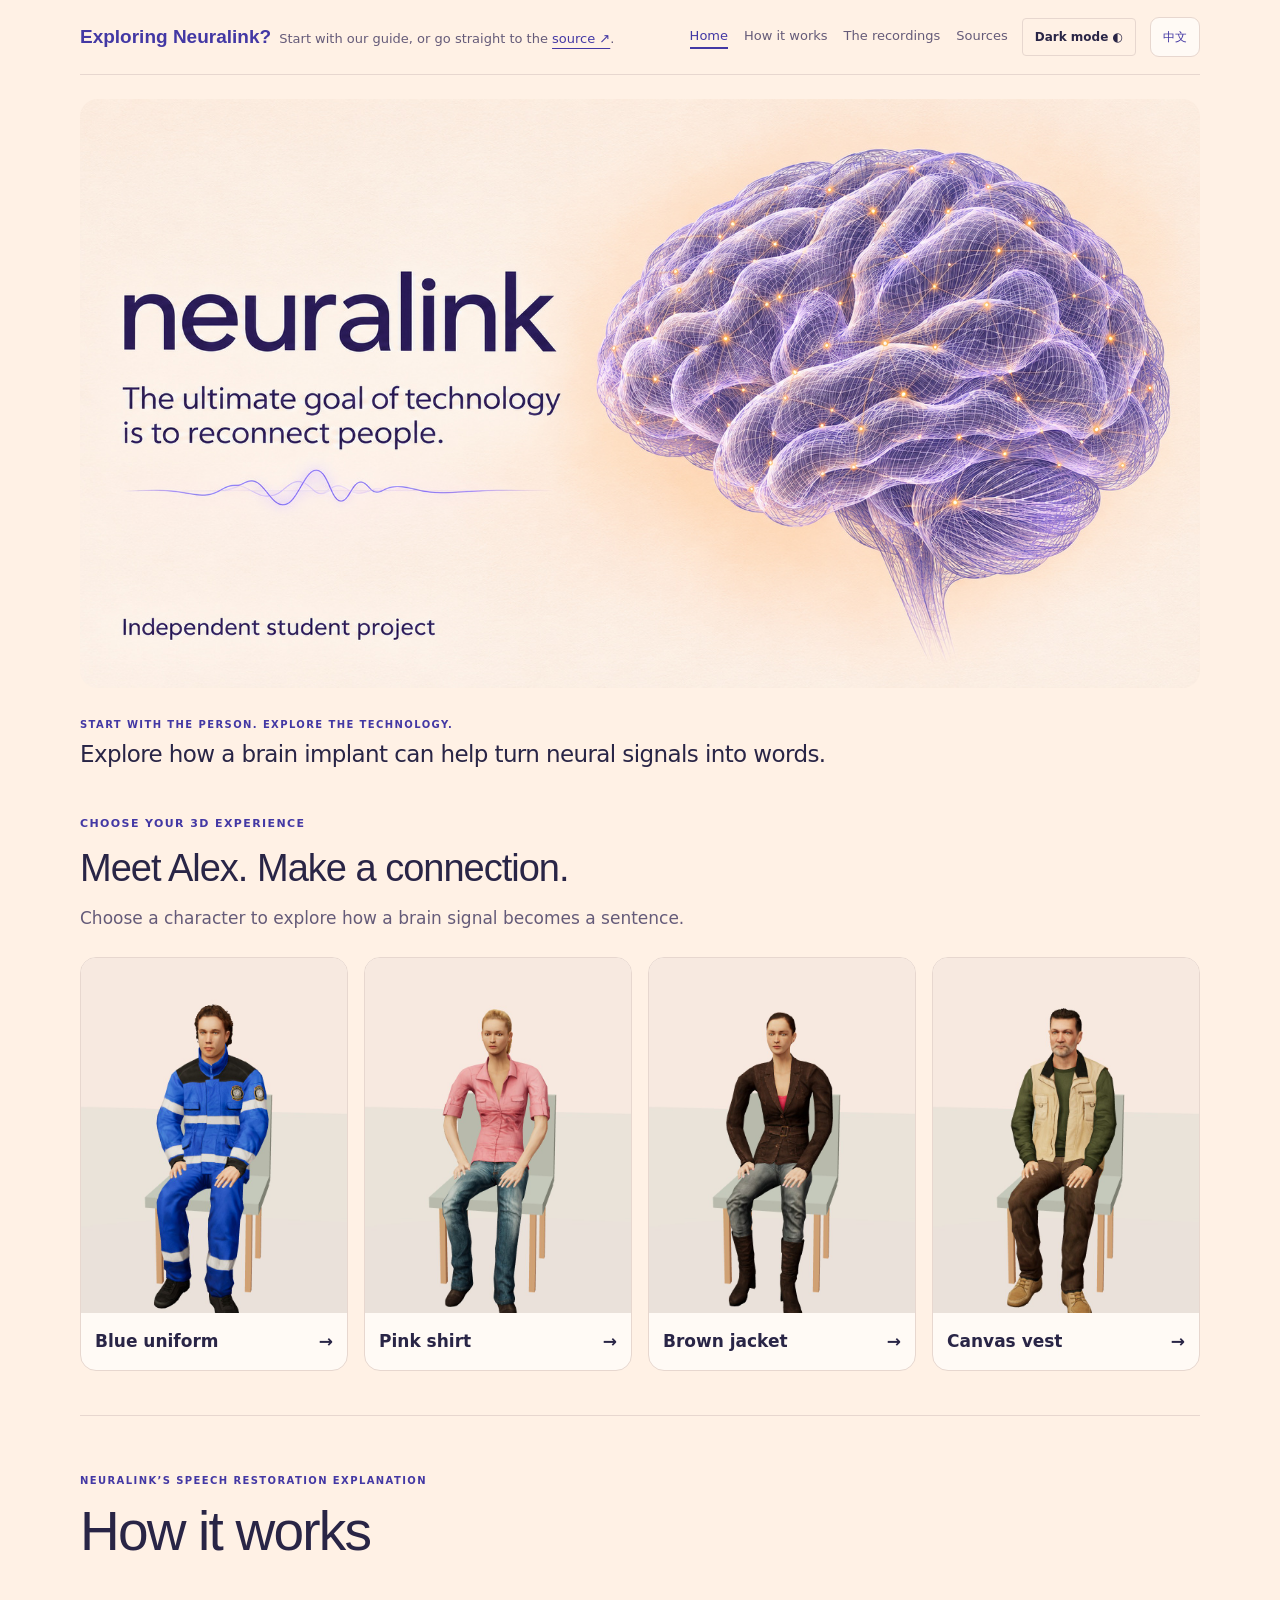
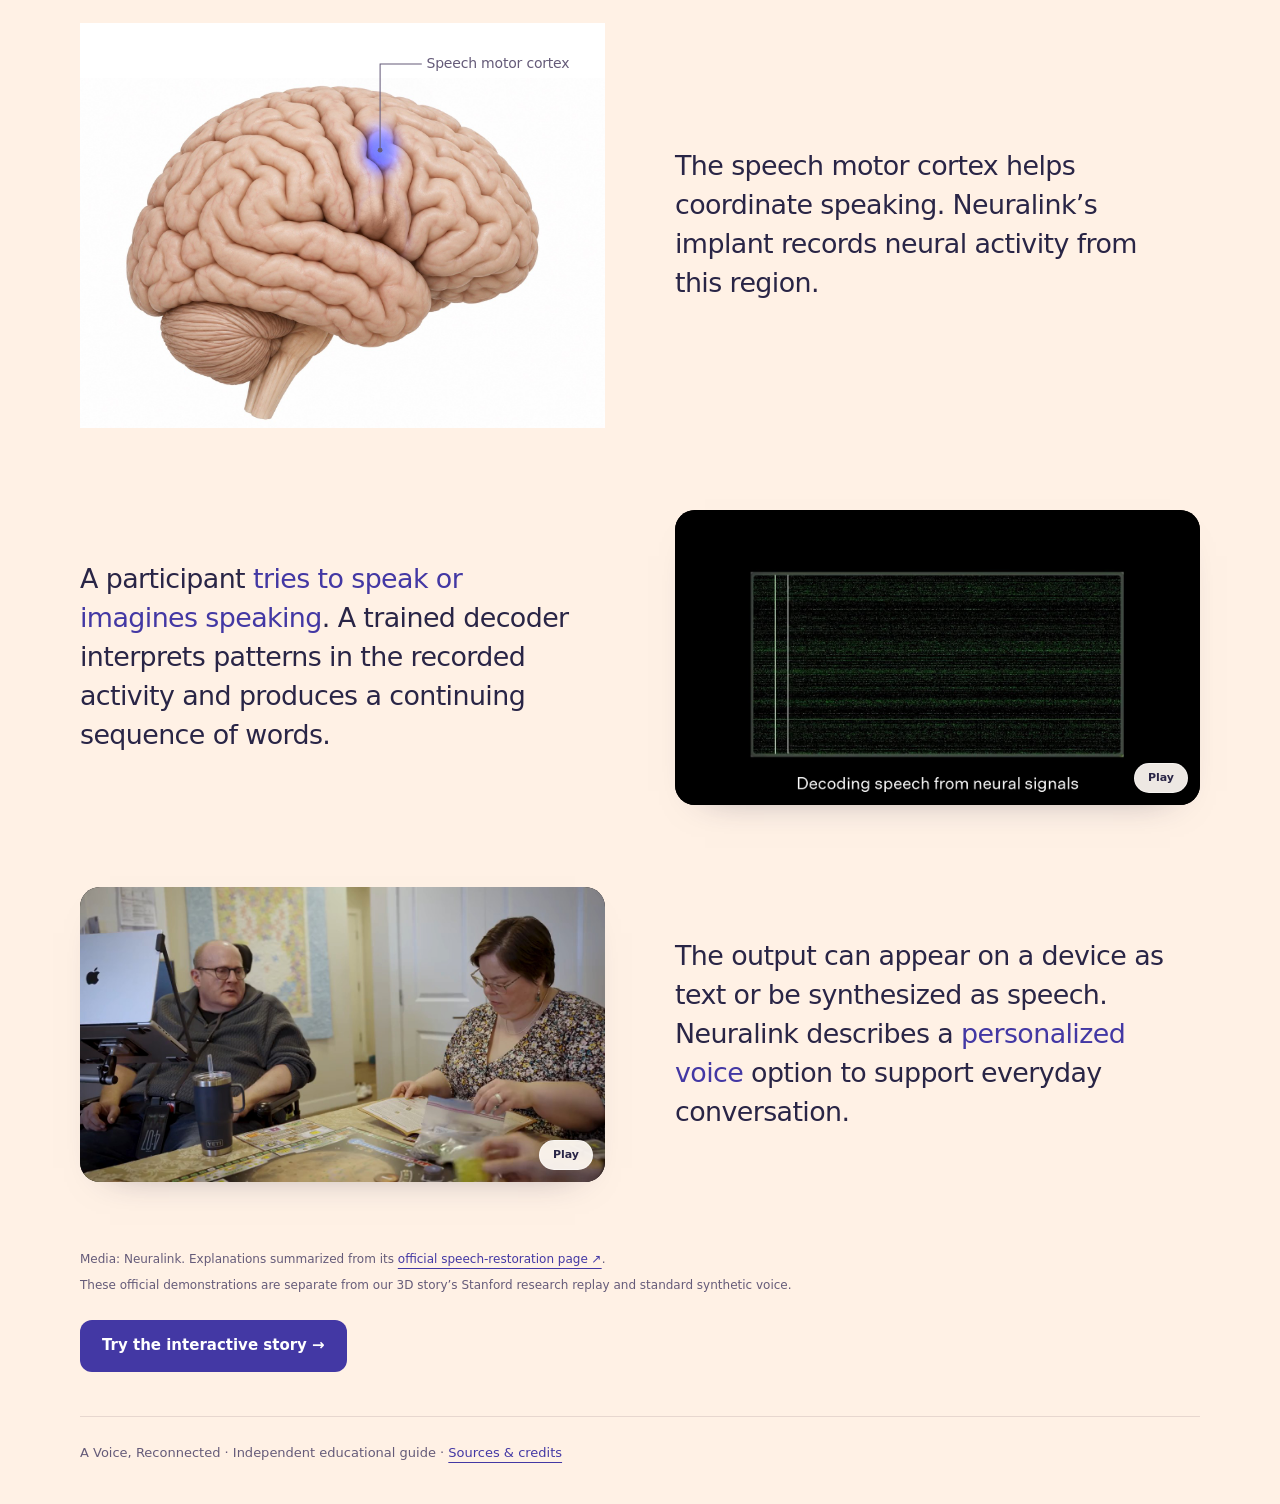
<file: index.html>
<!doctype html>
<html lang="en"><head><meta charset="utf-8"><meta name="viewport" content="width=device-width,initial-scale=1"><meta name="description" content="A concise, human guide to Neuralink-inspired brain–computer interfaces and communication."><title>Home | A Voice, Reconnected</title><script src="assets/js/theme.js"></script><link rel="stylesheet" href="assets/css/styles.css"><script src="assets/js/nav.js" defer></script><script src="assets/js/motion.js" defer></script><link rel="icon" type="image/svg+xml" href="assets/images/favicon.svg"><link rel="icon" type="image/png" sizes="32x32" href="assets/images/favicon-32.png"><link rel="apple-touch-icon" sizes="180x180" href="assets/images/apple-touch-icon.png"><link rel="manifest" href="site.webmanifest"><meta name="theme-color" content="#4338a4"><meta property="og:type" content="website"><meta property="og:site_name" content="A Voice, Reconnected"><meta property="og:title" content="Home | A Voice, Reconnected"><meta property="og:description" content="A concise, human guide to Neuralink-inspired brain–computer interfaces and communication."><meta property="og:image" content="assets/images/poster-light.jpg"><meta property="og:image:width" content="1730"><meta property="og:image:height" content="909"><meta property="og:image:alt" content="Lavender wireframe brain with golden signal points on a light ivory background"><meta name="twitter:card" content="summary_large_image"><script src="assets/js/home-media.js" defer></script><script src="assets/js/home-characters.js" defer></script><link rel="stylesheet" href="assets/css/site-ui.css"><script src="assets/js/i18n.js" defer></script></head><body class="landing-home"><a class="skip" href="#main">Skip to content</a><header><nav aria-label="Main navigation"><p class="brand-line"><a class="brand" href="index.html">Exploring Neuralink?</a> Start with our guide, or go straight to the <a href="https://neuralink.com/">source ↗</a>.</p><div class="nav-right"><div class="links"><a href="index.html">Home</a><a href="technology.html">How it works</a><a href="experience.html">The recordings</a><a href="resources.html">Sources</a></div><button id="theme-toggle" class="theme-toggle" type="button" aria-label="Switch to dark mode" hidden>Dark mode</button></div></nav></header><main id="main" class="landing-main">
<section class="poster-hero" aria-labelledby="home-title">
<h1 id="home-title" class="visually-hidden">A Voice, Reconnected: an independent guide to Neuralink</h1>
<figure class="home-poster"><img src="assets/images/poster-light.jpg" width="1730" height="909" fetchpriority="high" alt="Neuralink. The ultimate goal of technology is to reconnect people. A lavender wireframe brain with golden signal points on a light ivory background."></figure>
<div class="poster-intro"><div><p class="eyebrow">START WITH THE PERSON. EXPLORE THE TECHNOLOGY.</p><p class="landing-lead">Explore how a brain implant can help turn neural signals into words.</p></div>
</div>
</section>
<section id="characters" class="home-characters" aria-labelledby="characters-title"><p class="eyebrow">CHOOSE YOUR 3D EXPERIENCE</p><h2 id="characters-title">Meet Alex. Make a connection.</h2><p>Choose a character to explore how a brain signal becomes a sentence.</p><div class="home-character-grid"><a class="home-character-card" href="technology.html?character=blue-uniform"><video muted loop playsinline preload="none" poster="assets/media/characters/blue-uniform.jpg?v=hd" src="assets/media/characters/blue-uniform.webm?v=hd" aria-hidden="true"></video><span>Blue uniform<span aria-hidden="true">→</span></span></a><a class="home-character-card" href="technology.html?character=pink-shirt"><video muted loop playsinline preload="none" poster="assets/media/characters/pink-shirt.jpg?v=hd" src="assets/media/characters/pink-shirt.webm?v=hd" aria-hidden="true"></video><span>Pink shirt<span aria-hidden="true">→</span></span></a><a class="home-character-card" href="technology.html?character=brown-jacket"><video muted loop playsinline preload="none" poster="assets/media/characters/brown-jacket.jpg?v=hd" src="assets/media/characters/brown-jacket.webm?v=hd" aria-hidden="true"></video><span>Brown jacket<span aria-hidden="true">→</span></span></a><a class="home-character-card" href="technology.html?character=canvas-vest"><video muted loop playsinline preload="none" poster="assets/media/characters/canvas-vest.jpg?v=hd" src="assets/media/characters/canvas-vest.webm?v=hd" aria-hidden="true"></video><span>Canvas vest<span aria-hidden="true">→</span></span></a></div></section><section class="speech-explanation" id="principle" aria-labelledby="speech-principle-title">
<div class="speech-section-heading"><p class="eyebrow">NEURALINK’S SPEECH RESTORATION EXPLANATION</p><h2 id="speech-principle-title">How it works</h2></div>
<article class="speech-beat" aria-label="Record speech-related activity">
<figure class="speech-media speech-brain" id="principle-visual"><div class="speech-brain-frame"><img src="assets/media/neuralink-speech/speech-motor-cortex.jpg" width="1536" height="1024" loading="lazy" decoding="async" alt="Neuralink illustration of a human brain with a speech-related motor region highlighted in blue."><svg class="speech-brain-leader" viewBox="0 -160 1536 1184" aria-hidden="true"><path d="M878 212 V-40 H1000"></path><circle cx="878" cy="212" r="7"></circle></svg><span class="speech-brain-label">Speech motor cortex</span></div></figure>
<div class="speech-beat-copy"><p>The speech motor cortex helps coordinate speaking. Neuralink’s implant records neural activity from this region.</p></div>
</article>
<article class="speech-beat speech-beat-reversed" aria-label="Decode attempted speech">
<div class="speech-beat-copy"><p>A participant <em>tries to speak or imagines speaking</em>. A trained decoder interprets patterns in the recorded activity and produces a continuing sequence of words.</p></div>
<figure class="speech-media speech-video"><video id="speech-decoder-video" src="assets/media/neuralink-speech/speech-decoder-raster.mp4" poster="assets/media/neuralink-speech/speech-decoder-raster-poster.jpg" width="1280" height="720" muted loop playsinline preload="metadata" controls aria-label="Neuralink demonstration showing a neural-activity raster alongside a sentence appearing word by word.">Your browser cannot play this video. <a href="https://neuralink.com/trials/speech-restoration/">View Neuralink’s explanation.</a></video><button type="button" class="speech-video-toggle" data-video-toggle="speech-decoder-video" aria-label="Play decoder demonstration" hidden>Play</button></figure>
</article>
<article class="speech-beat" aria-label="Use the output in conversation">
<figure class="speech-media speech-video"><video id="speech-conversation-video" src="assets/media/neuralink-speech/speech-live-conversation.mp4" poster="assets/media/neuralink-speech/speech-live-conversation-poster.jpg" width="1280" height="720" muted loop playsinline preload="metadata" controls aria-label="Neuralink demonstration of a participant with family, with decoded text displayed on a laptop.">Your browser cannot play this video. <a href="https://neuralink.com/trials/speech-restoration/">View Neuralink’s explanation.</a></video><button type="button" class="speech-video-toggle" data-video-toggle="speech-conversation-video" aria-label="Play conversation demonstration" hidden>Play</button></figure>
<div class="speech-beat-copy"><p>The output can appear on a device as text or be synthesized as speech. Neuralink describes a <em>personalized voice</em> option to support everyday conversation.</p></div>
</article>
<div class="speech-source-note"><p>Media: Neuralink. Explanations summarized from its <a href="https://neuralink.com/trials/speech-restoration/">official speech-restoration page ↗</a>.</p><p>These official demonstrations are separate from our 3D story’s Stanford research replay and standard synthetic voice.</p></div>
<a class="button speech-story-link" href="technology.html">Try the interactive story →</a>
</section>
</main><footer>A Voice, Reconnected · Independent educational guide · <a href="resources.html">Sources &amp; credits</a></footer></body></html>
</file>
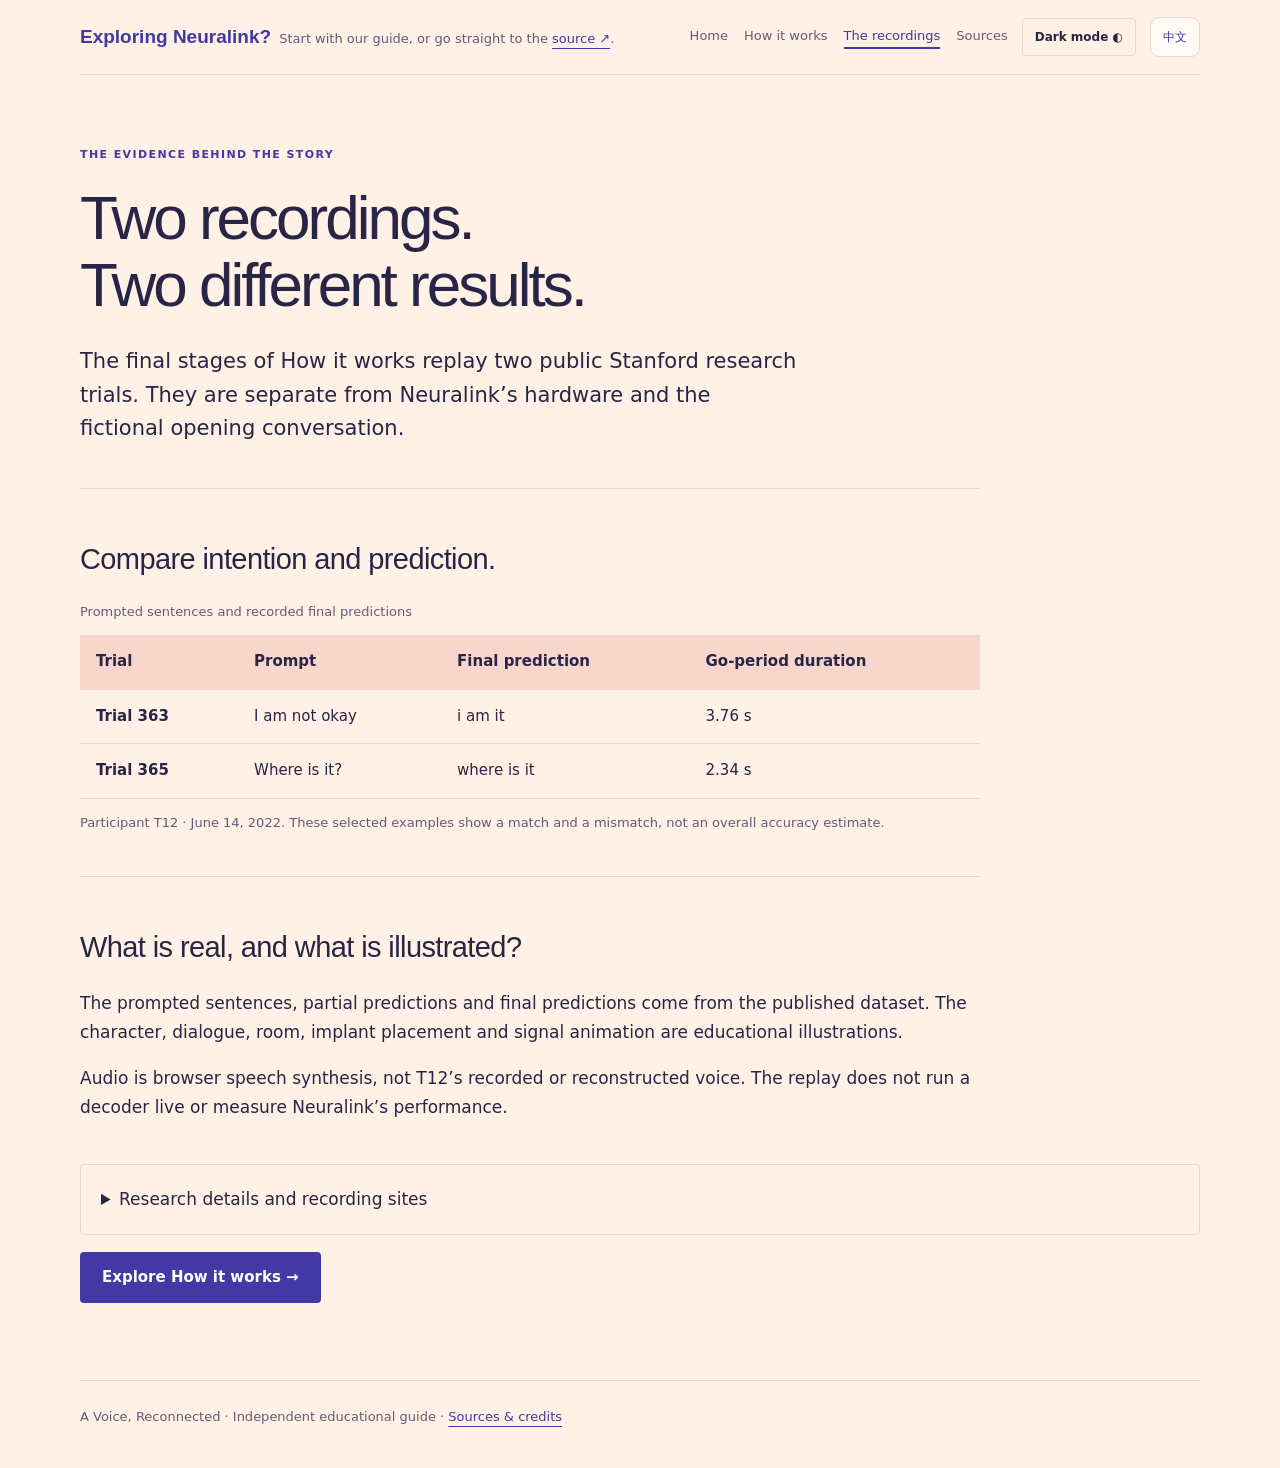
<file: experience.html>
<!doctype html>
<html lang="en"><head><meta charset="utf-8"><meta name="viewport" content="width=device-width,initial-scale=1"><meta name="description" content="Inspect the two Stanford research trials used on the homepage, their data sources and the limits of the illustrative 3D scene."><title>The recordings | A Voice, Reconnected</title><script src="assets/js/theme.js"></script><link rel="stylesheet" href="assets/css/styles.css"><script src="assets/js/nav.js" defer></script><script src="assets/js/motion.js" defer></script><link rel="icon" type="image/svg+xml" href="assets/images/favicon.svg"><link rel="icon" type="image/png" sizes="32x32" href="assets/images/favicon-32.png"><link rel="apple-touch-icon" sizes="180x180" href="assets/images/apple-touch-icon.png"><link rel="manifest" href="site.webmanifest"><meta name="theme-color" content="#286359"><meta property="og:type" content="website"><meta property="og:site_name" content="A Voice, Reconnected"><meta property="og:title" content="The recordings | A Voice, Reconnected"><meta property="og:description" content="Inspect the two Stanford research trials used on the homepage, their data sources and the limits of the illustrative 3D scene."><meta property="og:image" content="assets/images/poster-light.jpg"><meta property="og:image:width" content="1730"><meta property="og:image:height" content="909"><meta property="og:image:alt" content="Lavender wireframe brain with golden signal points on a light ivory background"><meta name="twitter:card" content="summary_large_image"><link rel="stylesheet" href="assets/css/site-ui.css"><script src="assets/js/i18n.js" defer></script></head><body class=""><a class="skip" href="#main">Skip to content</a><header><nav aria-label="Main navigation"><p class="brand-line"><a class="brand" href="index.html">Exploring Neuralink?</a> Start with our guide, or go straight to the <a href="https://neuralink.com/">source ↗</a>.</p><div class="nav-right"><div class="links"><a href="index.html">Home</a><a href="technology.html">How it works</a><a href="experience.html">The recordings</a><a href="resources.html">Sources</a></div><button id="theme-toggle" class="theme-toggle" type="button" aria-label="Switch to dark mode" hidden>Dark mode</button></div></nav></header><main id="main"><div class="reading-intro"><p class="eyebrow">THE EVIDENCE BEHIND THE STORY</p><h1>Two recordings.<br>Two different results.</h1><p class="intro">The final stages of How it works replay two public Stanford research trials. They are separate from Neuralink’s hardware and the fictional opening conversation.</p></div><section class="reading-section"><h2>Compare intention and prediction.</h2><div class="table-scroll"><table><caption>Prompted sentences and recorded final predictions</caption><thead><tr><th scope="col">Trial</th><th scope="col">Prompt</th><th scope="col">Final prediction</th><th scope="col">Go-period duration</th></tr></thead><tbody><tr><th scope="row">Trial 363</th><td>I am not okay</td><td>i am it</td><td>3.76 s</td></tr><tr><th scope="row">Trial 365</th><td>Where is it?</td><td>where is it</td><td>2.34 s</td></tr></tbody></table></div><p class="small">Participant T12 · June 14, 2022. These selected examples show a match and a mismatch, not an overall accuracy estimate.</p></section><section class="reading-section"><h2>What is real, and what is illustrated?</h2><p>The prompted sentences, partial predictions and final predictions come from the published dataset. The character, dialogue, room, implant placement and signal animation are educational illustrations.</p><p>Audio is browser speech synthesis, not T12’s recorded or reconstructed voice. The replay does not run a decoder live or measure Neuralink’s performance.</p></section><details id="recording-sites"><summary>Research details and recording sites</summary><p>Source: Willett et al. (2023), <em>A high-performance speech neuroprosthesis</em>; Dryad sentences dataset, selected file <code>t12.2022.06.14_sentences.mat</code>. The selected go periods contain 188 and 117 time bins of 20 ms, respectively.</p><p>The study recorded arrays in areas 6v and 44; speech-decoding analyses used 6v recordings. These research locations do not specify Neuralink thread placement. The interactive scene is not an anatomical placement map.</p><p><a href="https://www.nature.com/articles/s41586-023-06377-x">Read the paper ↗</a> · <a href="https://datadryad.org/dataset/doi:10.5061/dryad.x69p8czpq">Open the dataset ↗</a></p></details><p><a class="button" href="technology.html">Explore How it works →</a></p></main><footer>A Voice, Reconnected · Independent educational guide · <a href="resources.html">Sources &amp; credits</a></footer></body></html>
</file>
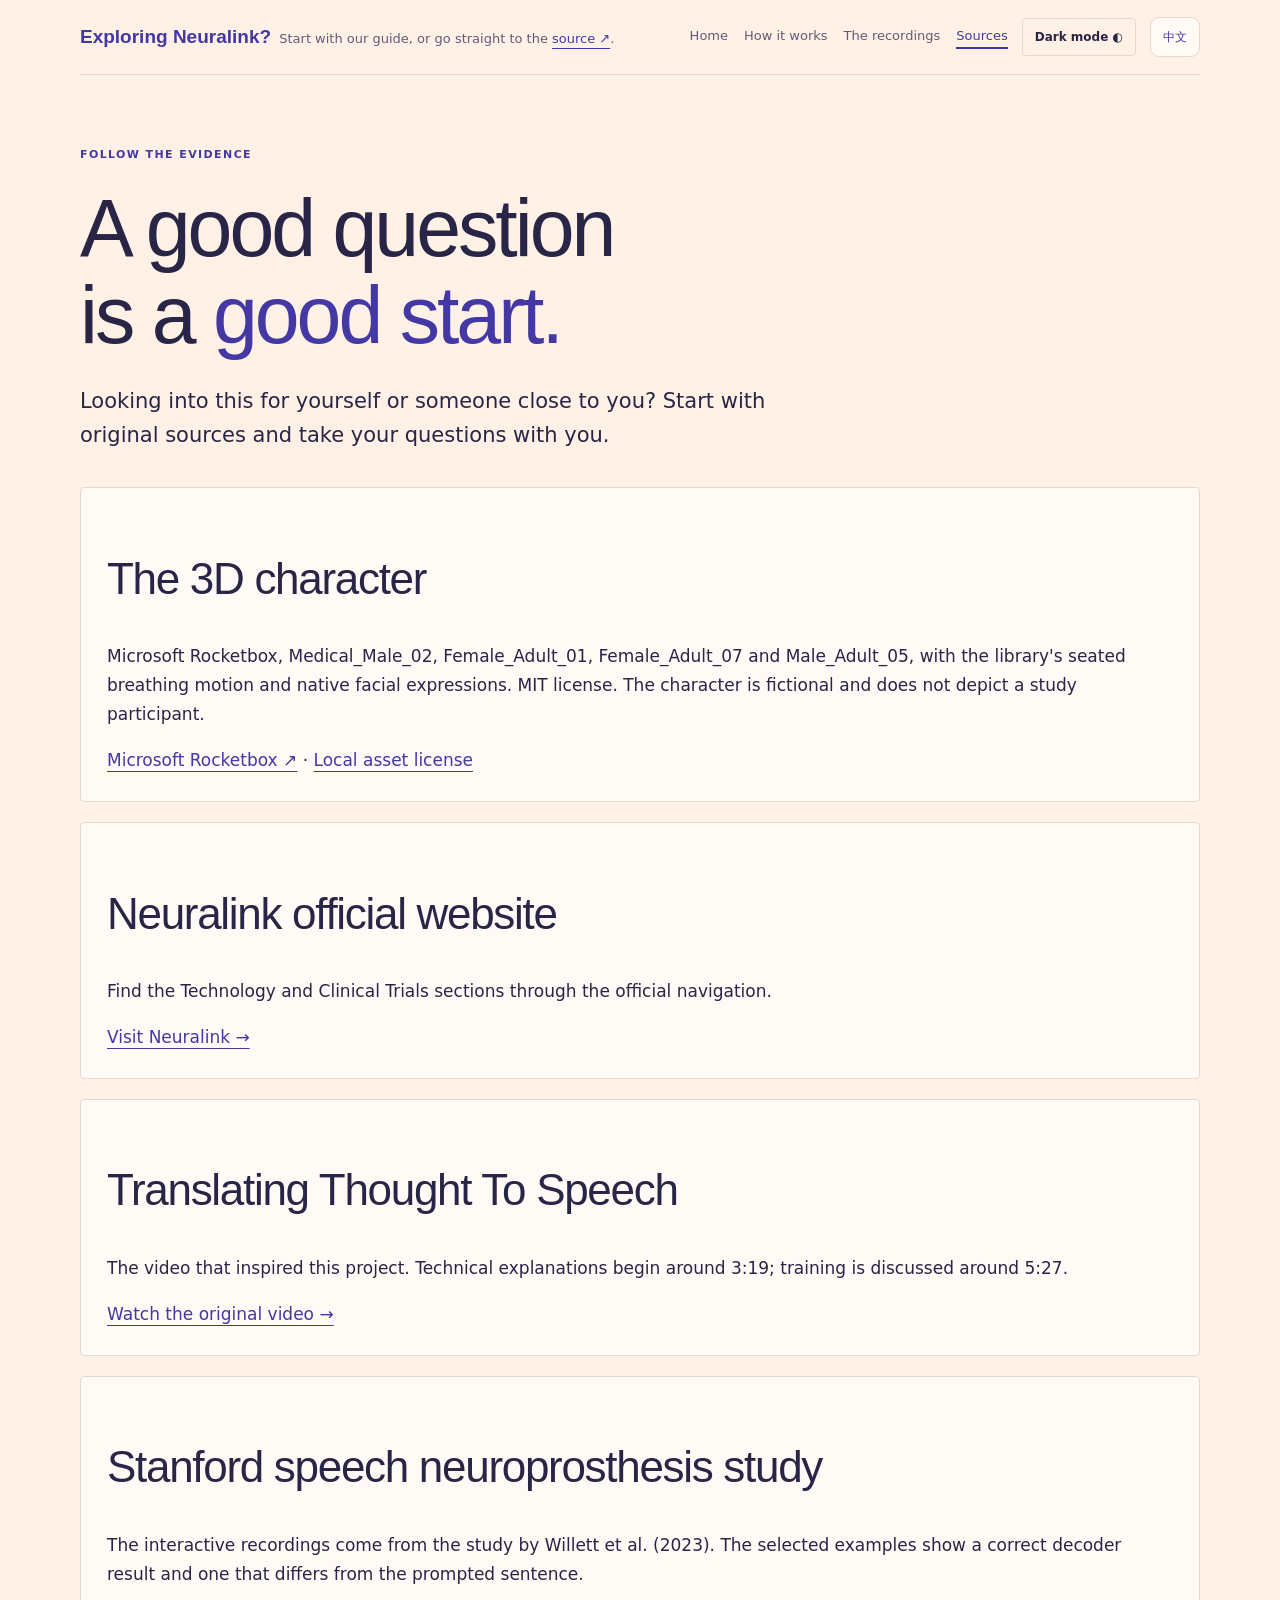
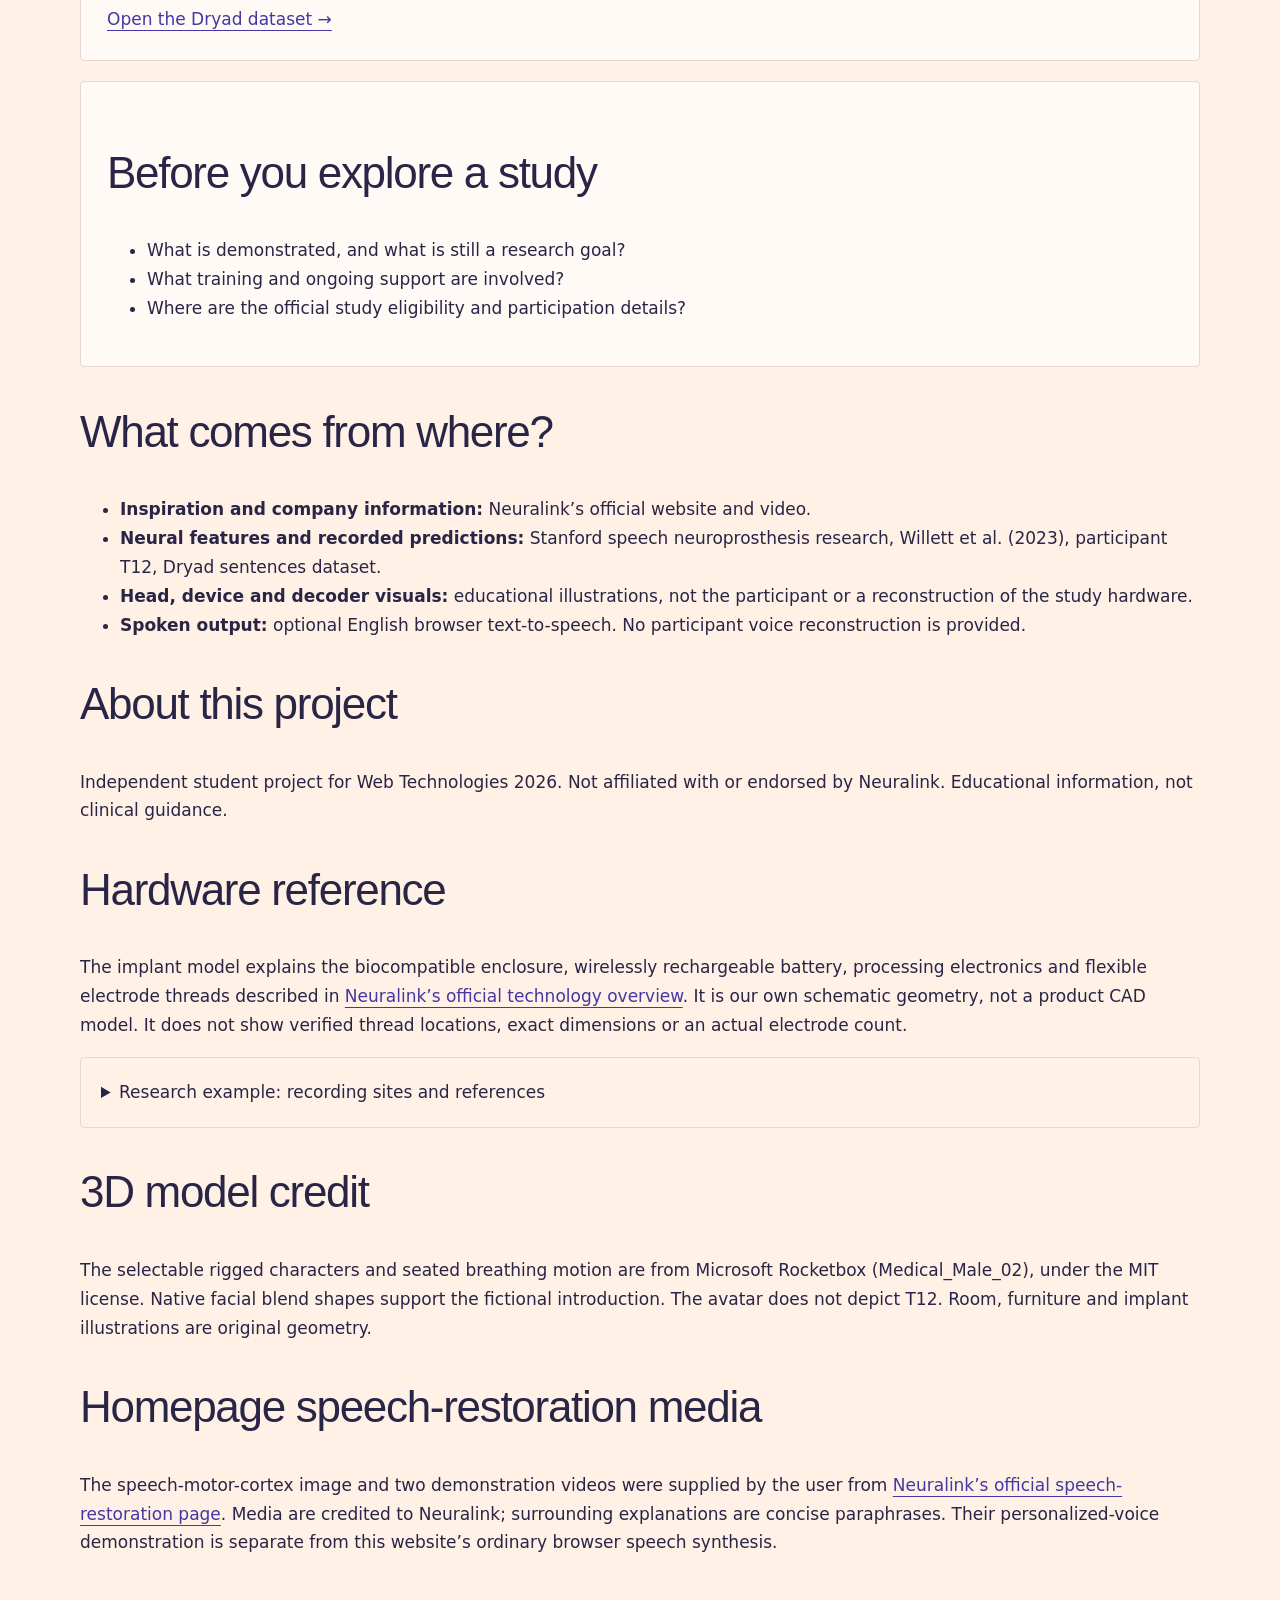
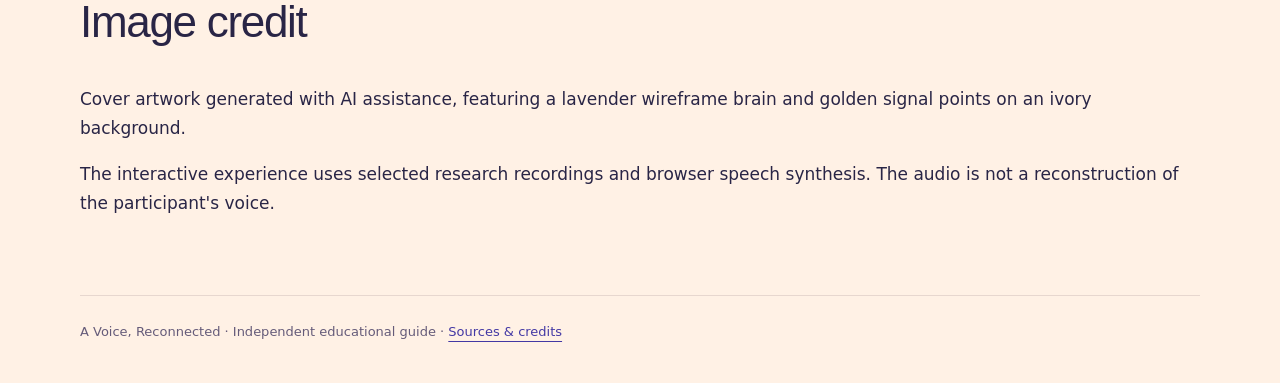
<file: resources.html>
<!doctype html><html lang="en"><head><meta charset="utf-8"><meta name="viewport" content="width=device-width,initial-scale=1"><meta name="description" content="Original research data, Neuralink official links, 3D model credits and the scope of this independent educational guide."><title>Sources | A Voice, Reconnected</title><script src="assets/js/theme.js"></script><link rel="stylesheet" href="assets/css/styles.css"><script src="assets/js/nav.js" defer></script><script src="assets/js/motion.js" defer></script><link rel="icon" type="image/svg+xml" href="assets/images/favicon.svg"><link rel="icon" type="image/png" sizes="32x32" href="assets/images/favicon-32.png"><link rel="apple-touch-icon" sizes="180x180" href="assets/images/apple-touch-icon.png"><link rel="manifest" href="site.webmanifest"><meta name="theme-color" content="#286359"><meta property="og:type" content="website"><meta property="og:site_name" content="A Voice, Reconnected"><meta property="og:title" content="Sources | A Voice, Reconnected"><meta property="og:description" content="Original research data, Neuralink official links, 3D model credits and the scope of this independent educational guide."><meta property="og:image" content="assets/images/poster-light.jpg"><meta property="og:image:width" content="1730"><meta property="og:image:height" content="909"><meta property="og:image:alt" content="Lavender wireframe brain with golden signal points on a light ivory background"><meta name="twitter:card" content="summary_large_image"><link rel="stylesheet" href="assets/css/site-ui.css"><script src="assets/js/i18n.js" defer></script></head><body><a class="skip" href="#main">Skip to content</a><header><nav aria-label="Main navigation"><p class="brand-line"><a class="brand" href="index.html">Exploring Neuralink?</a> Start with our guide, or go straight to the <a href="https://neuralink.com/">source ↗</a>.</p><div class="nav-right"><div class="links"><a href="index.html">Home</a><a href="technology.html">How it works</a><a href="experience.html">The recordings</a><a href="resources.html">Sources</a></div><button id="theme-toggle" class="theme-toggle" type="button" aria-label="Switch to dark mode" hidden>Dark mode</button></div></nav></header><main id="main"><p class="eyebrow">FOLLOW THE EVIDENCE</p><h1>A good question<br>is a <em>good start.</em></h1><p class="intro">Looking into this for yourself or someone close to you? Start with original sources and take your questions with you.</p><section class="resource-list"><article><h2>The 3D character</h2><p>Microsoft Rocketbox, Medical_Male_02, Female_Adult_01, Female_Adult_07 and Male_Adult_05, with the library's seated breathing motion and native facial expressions. MIT license. The character is fictional and does not depict a study participant.</p><a href="https://github.com/microsoft/Microsoft-Rocketbox">Microsoft Rocketbox ↗</a> · <a href="assets/models/rocketbox/LICENSE.md">Local asset license</a></article><article><h2>Neuralink official website</h2><p>Find the Technology and Clinical Trials sections through the official navigation.</p><a href="https://neuralink.com/">Visit Neuralink →</a></article><article><h2>Translating Thought To Speech</h2><p>The video that inspired this project. Technical explanations begin around 3:19; training is discussed around 5:27.</p><a href="https://www.youtube.com/watch?v=u8mmn9lOIyw">Watch the original video →</a></article><article><h2>Stanford speech neuroprosthesis study</h2><p>The interactive recordings come from the study by Willett et al. (2023). The selected examples show a correct decoder result and one that differs from the prompted sentence.</p><a href="https://datadryad.org/dataset/doi:10.5061/dryad.x69p8czpq">Open the Dryad dataset →</a></article><article><h2>Before you explore a study</h2><ul><li>What is demonstrated, and what is still a research goal?</li><li>What training and ongoing support are involved?</li><li>Where are the official study eligibility and participation details?</li></ul></article></section><h2>What comes from where?</h2><ul><li><strong>Inspiration and company information:</strong> Neuralink’s official website and video.</li><li><strong>Neural features and recorded predictions:</strong> Stanford speech neuroprosthesis research, Willett et al. (2023), participant T12, Dryad sentences dataset.</li><li><strong>Head, device and decoder visuals:</strong> educational illustrations, not the participant or a reconstruction of the study hardware.</li><li><strong>Spoken output:</strong> optional English browser text-to-speech. No participant voice reconstruction is provided.</li></ul><h2>About this project</h2><p>Independent student project for Web Technologies 2026. Not affiliated with or endorsed by Neuralink. Educational information, not clinical guidance.</p><h2>Hardware reference</h2><p>The implant model explains the biocompatible enclosure, wirelessly rechargeable battery, processing electronics and flexible electrode threads described in <a href="https://neuralink.com/technology/">Neuralink’s official technology overview</a>. It is our own schematic geometry, not a product CAD model. It does not show verified thread locations, exact dimensions or an actual electrode count.</p><details><summary>Research example: recording sites and references</summary><p>The Stanford T12 placement and decoding roles follow Figure 1 and Extended Data Figures 2 and 7 of <a href="https://www.nature.com/articles/s41586-023-06377-x">Willett et al. (2023)</a>, together with the sentences dataset’s channel map. The current 3D story is a conceptual illustration, not a reconstruction of T12’s recording sites. <a href="https://neuralink.com/trials/speech-restoration/">Neuralink speech restoration</a> is a separate programme; its implant locations are not inferred from Stanford’s study.</p></details><h2>3D model credit</h2><p>The selectable rigged characters and seated breathing motion are from Microsoft Rocketbox (Medical_Male_02), under the MIT license. Native facial blend shapes support the fictional introduction. The avatar does not depict T12. Room, furniture and implant illustrations are original geometry.</p><h2>Homepage speech-restoration media</h2><p>The speech-motor-cortex image and two demonstration videos were supplied by the user from <a href="https://neuralink.com/trials/speech-restoration/">Neuralink’s official speech-restoration page</a>. Media are credited to Neuralink; surrounding explanations are concise paraphrases. Their personalized-voice demonstration is separate from this website’s ordinary browser speech synthesis.</p><h2>Image credit</h2><p>Cover artwork generated with AI assistance, featuring a lavender wireframe brain and golden signal points on an ivory background.</p><p>The interactive experience uses selected research recordings and browser speech synthesis. The audio is not a reconstruction of the participant's voice.</p></main><footer>A Voice, Reconnected · Independent educational guide · <a href="resources.html">Sources &amp; credits</a></footer></body></html>
</file>
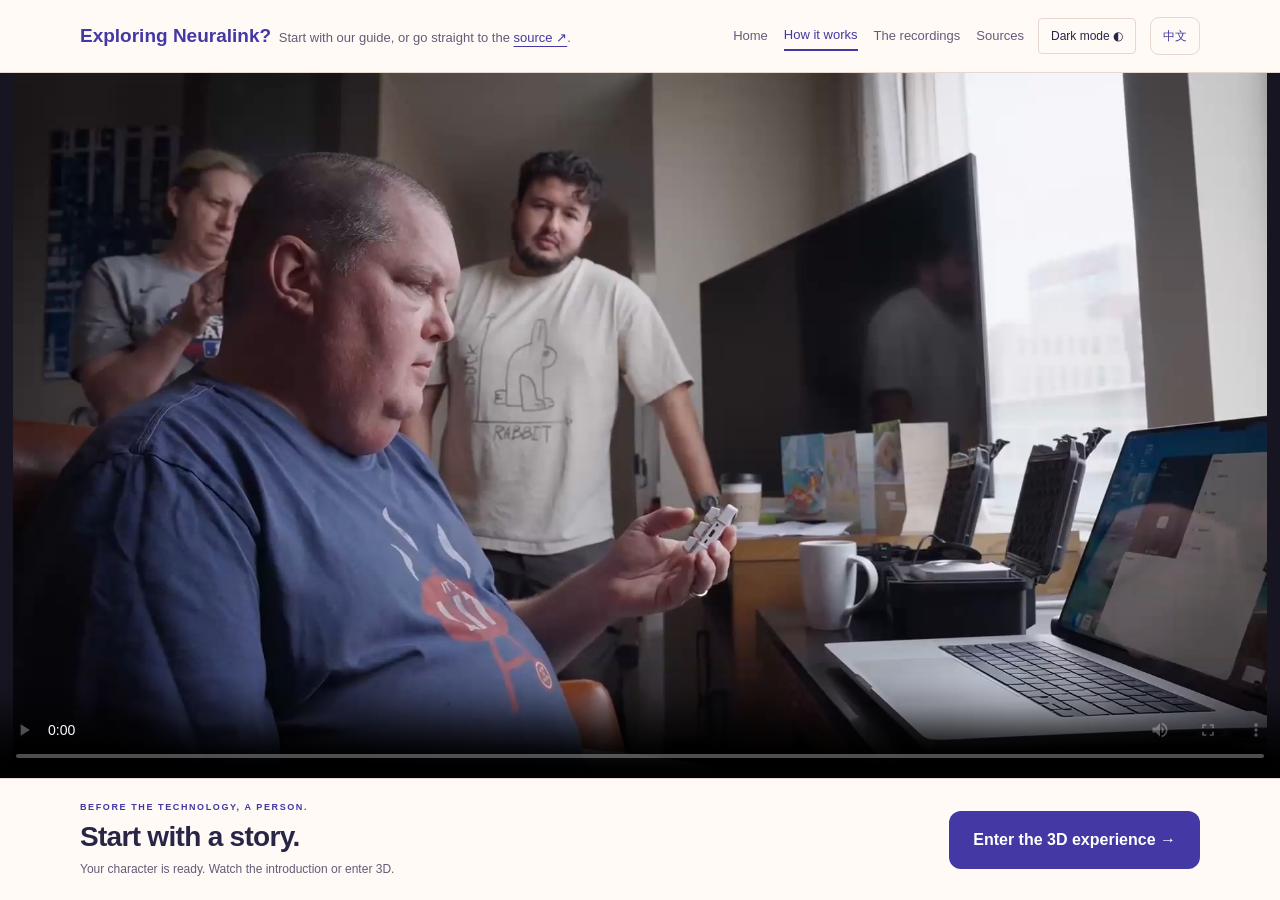
<file: technology.html>
<!doctype html>
<html lang="en"><head><meta charset="utf-8"><meta name="viewport" content="width=device-width,initial-scale=1"><meta name="description" content="Explore the communication journey in a full 3D scene: listen, assemble, position and follow a separately sourced research recording."><title>How it works | A Voice, Reconnected</title><script src="assets/js/theme.js"></script><link rel="stylesheet" href="assets/css/scene.css"><link rel="stylesheet" href="assets/css/site-scene.css"><script src="assets/js/nav.js" defer></script><script type="module" src="assets/js/studio-entry.js"></script><link rel="icon" type="image/svg+xml" href="assets/images/favicon.svg"><link rel="icon" type="image/png" sizes="32x32" href="assets/images/favicon-32.png"><link rel="apple-touch-icon" sizes="180x180" href="assets/images/apple-touch-icon.png"><link rel="manifest" href="site.webmanifest"><meta name="theme-color" content="#4338a4"><meta property="og:type" content="website"><meta property="og:site_name" content="A Voice, Reconnected"><meta property="og:title" content="How it works | A Voice, Reconnected"><meta property="og:description" content="Explore the communication journey in a full 3D scene: listen, assemble, position and follow a separately sourced research recording."><meta property="og:image" content="assets/images/poster-light.jpg"><meta property="og:image:width" content="1730"><meta property="og:image:height" content="909"><meta property="og:image:alt" content="Lavender wireframe brain with golden signal points on a light ivory background"><meta name="twitter:card" content="summary_large_image"><link rel="stylesheet" href="assets/css/site-ui.css"><script src="assets/js/i18n.js" defer></script></head><body class="integrated-scene" data-entry="intro"><a class="skip" href="#experience-intro">Skip to introduction controls</a><div id="world" aria-label="Interactive three-dimensional studio with a workbench, seated avatar and computer"></div><header id="site-header" class="site-header"><nav aria-label="Main navigation"><p class="brand-line"><a class="brand" href="index.html">Exploring Neuralink?</a> Start with our guide, or go straight to the <a href="https://neuralink.com/">source ↗</a>.</p><div class="nav-right"><div class="links"><a href="index.html">Home</a><a href="technology.html">How it works</a><a href="experience.html">The recordings</a><a href="resources.html">Sources</a></div><button id="theme-toggle" class="theme-toggle" type="button" aria-label="Switch to dark mode" hidden>Dark mode</button></div></nav></header><section id="experience-intro" class="experience-intro" aria-labelledby="entry-title" tabindex="-1"><div class="entry-film-frame"><video id="opening-film" src="assets/media/studio/introduction.mp4" poster="assets/media/studio/introduction-poster.jpg" width="1920" height="1080" controls playsinline preload="metadata" aria-label="Opening introduction video supplied by the project author.">Your browser cannot play this video. Enter the 3D studio when it is ready.</video><button id="intro-play" class="entry-play" type="button"><span aria-hidden="true">▶</span> Play introduction</button></div><div class="entry-dock"><div class="entry-copy"><p class="eyebrow">BEFORE THE TECHNOLOGY, A PERSON.</p><h2 id="entry-title">Start with a story.</h2><p id="entry-status" role="status" aria-live="polite">Watch the introduction while your selected character prepares.</p></div><div class="entry-actions"><button id="intro-enter" class="primary" type="button">Enter the 3D experience →</button><button id="intro-retry" class="text-button" type="button" hidden>Reload the studio</button></div></div></section><div class="intro"><p class="eyebrow">THE INTERACTIVE STORY</p><h1>How it works.</h1><p>Listen. Explore. Make a connection.</p></div><nav class="views" aria-label="Scene views"><button id="view-face" aria-pressed="false">Meet the person</button><button id="restart">Start again</button><button id="sources-open">Scene notes</button><button id="replay-intro" type="button">Watch introduction</button></nav><main id="task" class="task"><p id="source-label" class="eyebrow">NEURALINK-INSPIRED HARDWARE · SCHEMATIC</p><h2 id="task-title">A little assembly. A new connection.</h2><p id="task-copy">Drag the electronics onto the purple ring, or use the button below.</p><section id="dialogue" class="dialogue" aria-label="Scripted conversation"><p id="dialogue-speaker" class="eyebrow">MEET ALEX</p><blockquote id="dialogue-line" aria-live="polite">A fictional person living with ALS.</blockquote></section><div id="recording-choice" hidden><label for="trial">Research recording</label><select id="trial"></select></div><div id="signal-controls" hidden><progress id="signal-progress" max="1" value="0" aria-label="Recording playback progress"></progress></div><p id="decoded" aria-live="polite" hidden></p><p id="comparison" hidden></p><button id="placement-open" class="text-button" type="button" hidden>View placement diagram</button><button id="action" class="primary">Place electronics</button><button id="skip-conversation" class="text-button" type="button">Skip dialogue · explore the model</button><p id="clinical-note" class="clinical-note">Educational schematic · Investigational technology · Not a surgical guide.</p><p id="status" role="status" aria-live="polite"></p></main><div id="loading" role="status">Preparing the studio…</div><div class="floor-label label-workbench">01 / THE WORKBENCH</div><div class="floor-label label-person">02 / THE PERSON</div><div class="floor-label label-computer">03 / THE CONNECTION</div><p class="gesture">Drag empty space to look around · Scroll to explore</p><dialog id="placement-diagram" class="placement-diagram" aria-labelledby="placement-title"><h2 id="placement-title">Where does the signal come from?</h2><img src="assets/media/neuralink-speech/speech-motor-cortex.jpg" width="1536" height="1024" loading="lazy" alt="Neuralink diagram highlighting the speech motor cortex."><p>The highlighted speech motor cortex helps coordinate speaking. Fine electrode threads record activity in this region.</p><p class="diagram-credit">Illustration: Neuralink · Speech restoration</p><button id="placement-close" class="primary" type="button">Back to the model</button></dialog>
<dialog id="mission-complete" class="mission-complete" aria-labelledby="mission-title"><div class="confetti" aria-hidden="true"></div><p class="eyebrow">MISSION COMPLETE</p><h2 id="mission-title">You connected a voice!</h2><p>BCI explorer · Challenge completed</p><p>You assembled an implant, connected the signal and followed a message into words.</p><button id="mission-close" class="primary" type="button">Keep exploring</button></dialog>
<dialog id="sources"><h2>Built to explain. Made to explore.</h2><p>This is an independent educational illustration. Hardware and placement are illustrative. It is not a surgical guide.</p><p>Speech replay: Stanford / Willett et al. (2023), participant T12. These are recorded predictions, not a running decoder or Neuralink measurements. Computer audio is optional browser speech synthesis.</p><p>Character and seated breathing motion: <a href="https://github.com/microsoft/Microsoft-Rocketbox">Microsoft Rocketbox</a>, Medical_Male_02, Female_Adult_01, Female_Adult_07 and Male_Adult_05, MIT license. The complete rigged character uses native eyelid, brow and mouth blend shapes. Mouth animation is limited to Alex's scripted introduction; computer speech never drives the mouth. Alex does not depict the research participant or anyone in the opening film. <a href="assets/models/rocketbox/LICENSE.md">Asset license</a>.</p><p>Alex is a fictional character. Speech abilities vary among people with ALS. The introduction uses paced synthetic dialogue, not a clinical simulation of dysarthria. See <a href="https://www.als.org/navigating-als/living-with-als/therapies-care/augmentative-alternative-communication">The ALS Association</a> and <a href="https://neuralink.com/trials/speech-restoration/">Neuralink’s investigational speech research</a>. The scene does not promise a treatment or depict eligibility decisions.</p><p>The opening film was supplied by the project author. The fictional 3D character is not a reconstruction of anyone in the footage.</p><p>Three.js r160 (MIT). Original model and library files retained locally. Room, furniture and implant illustrations are original geometry.</p><button id="sources-close" class="primary">Back to the studio</button></dialog><script src="assets/js/site-scene.js" defer></script></body></html>
</file>
<file: assets/css/styles.css>
/* Shared palette: light is warm paper; dark is a soft charcoal. */
:root{color-scheme:light;--bg:#f8f4ec;--surface:#fffdf8;--text:#2e3633;--muted:#596761;--accent:#286359;--line:#dddcd1;--soft:#e9eee3;--warm:#a24e35;--button-text:#fffdf8;--radius:22px}
:root[data-theme=dark]{color-scheme:dark;--bg:#202826;--surface:#29332f;--text:#f4f1e8;--muted:#c0cac3;--accent:#acd5ba;--line:#48544d;--soft:#354139;--warm:#f3bb95;--button-text:#202826}
*{box-sizing:border-box}body{margin:0;background:var(--bg);color:var(--text);font:17px/1.7 system-ui,sans-serif}a{color:var(--accent);text-underline-offset:5px}header,main,footer{width:min(1120px,calc(100% - 56px));margin:auto}nav{display:flex;justify-content:space-between;align-items:center;gap:22px;padding:25px 0;border-bottom:1px solid var(--line)}.brand{font-family:Georgia,serif;font-size:24px;color:var(--text);text-decoration:none;white-space:nowrap}.brand span{display:block;font:11px/1.6 system-ui;color:var(--muted)}.nav-right{display:flex;gap:20px;align-items:center}.links{display:flex;gap:20px;font-size:14px}.links a{text-decoration:none;color:var(--muted)}.links a[aria-current]{color:var(--accent);border-bottom:2px solid var(--accent)}main{padding:60px 0}h1{font-family:Georgia,serif;font-weight:400;font-size:clamp(43px,6vw,76px);line-height:1.08;letter-spacing:-2px;margin:20px 0 26px}h1 em{color:var(--accent)}h2{font-family:Georgia,serif;font-size:32px;font-weight:400;line-height:1.25}h3{font-size:21px;line-height:1.4}.intro{font-size:21px;line-height:1.6;max-width:720px}.eyebrow{font-size:10px;font-weight:700;letter-spacing:2px;color:var(--accent)}.small,figcaption,footer{font-size:13px;color:var(--muted)}.home-layout{display:grid;grid-template-columns:1.35fr 1fr;gap:70px;align-items:center;margin-bottom:75px}.hero p:not(.eyebrow){max-width:570px}.human-note{padding:48px 35px;background:var(--soft);border-radius:120px 120px 25px 25px;text-align:center}.quote{font:italic 40px/1.3 Georgia,serif;color:var(--text)}.little-wave{font-size:42px;color:var(--warm)}.button,button{display:inline-block;padding:13px 22px;background:var(--accent);color:var(--button-text);border:0;border-radius:30px;font:inherit;font-size:15px;font-weight:650;text-decoration:none;cursor:pointer}.theme-toggle{font-size:12px;padding:8px 12px;background:var(--soft);color:var(--text);white-space:nowrap}button:disabled{opacity:.5;cursor:default}.secondary{background:transparent;color:var(--text);border:1px solid var(--line)}.text-link{align-self:center;font-size:15px}.grid{display:grid;grid-template-columns:repeat(3,1fr);gap:20px;margin:30px 0 60px}.grid article,.resource-list article{padding:26px;background:var(--surface);border:1px solid var(--line);border-radius:var(--radius)}.number{color:var(--warm);font-family:Georgia;font-size:28px}.resource-list{display:grid;gap:20px;margin:35px 0}.closing{display:flex;align-items:center;gap:35px;padding:30px 0;border-top:1px solid var(--line);margin-top:45px}.closing>div{flex:1}.closing img{width:38%;height:auto;border-radius:15px}.notice{border-left:3px solid var(--warm);padding:10px 18px;color:var(--muted);max-width:760px}.lab{padding:36px;background:var(--surface);border:1px solid var(--line);border-radius:var(--radius);margin:32px 0}.lab-top{display:flex;justify-content:space-between;gap:15px;margin-bottom:24px}label{display:block;margin-bottom:10px}select{width:100%;padding:14px;background:var(--bg);color:var(--text);border:1px solid var(--line);font:inherit;border-radius:12px}.steps{display:grid;grid-template-columns:repeat(4,1fr);gap:12px;list-style:none;padding:0;color:var(--muted);font-size:14px;margin:28px 0}.steps li{border-top:3px solid var(--line);padding-top:10px}.steps .active{color:var(--accent);border-color:var(--accent);font-weight:bold}.signal{display:flex;align-items:center;justify-content:center;gap:10px;height:110px;background:var(--soft);border-radius:18px}.signal i{display:block;width:5px;height:20px;border-radius:8px;background:var(--accent)}.signal i:nth-child(3n){height:58px}.signal i:nth-child(3n+1){height:35px}.stage-copy{min-height:145px}.actions,#candidates{display:flex;flex-wrap:wrap;gap:12px}#candidates button{border-radius:12px;text-align:left;background:var(--soft);color:var(--text);border:2px solid transparent}#candidates button[aria-pressed=true]{border-color:var(--accent)}#candidates[hidden]{display:none}#result{min-height:30px;color:var(--accent);font-weight:600}details{padding:20px;border:1px solid var(--line);border-radius:15px}summary{cursor:pointer}footer{padding:25px 0 40px;border-top:1px solid var(--line)}:focus-visible{outline:3px solid var(--warm);outline-offset:5px}.skip{position:absolute;left:16px;top:-100px;background:var(--surface);padding:8px}.skip:focus{top:10px}@media(max-width:950px){nav{align-items:flex-start;flex-direction:column}.nav-right{width:100%;justify-content:space-between}.home-layout{gap:30px}.quote{font-size:32px}}@media(max-width:700px){.home-layout,.grid{grid-template-columns:1fr}.home-layout{margin-bottom:45px}.human-note{padding:30px}.nav-right{align-items:flex-start}.links{gap:12px;flex-wrap:wrap}header,main,footer{width:calc(100% - 32px)}main{padding:35px 0}.lab{padding:20px}.closing{flex-direction:column;align-items:flex-start}.closing img{width:100%}.lab-top{flex-direction:column}.stage-copy{min-height:180px}.steps{font-size:12px}}@media(prefers-reduced-motion:no-preference){.signal.running i{animation:breathe 1.2s ease-in-out infinite alternate}.signal.running i:nth-child(2n){animation-delay:.3s}.signal.running i:nth-child(3n){animation-delay:.6s}@keyframes breathe{to{transform:scaleY(.35);opacity:.5}}}

/* Paper-inspired editorial direction. All graphics are our own CSS. */
:root{--bg:#f0eee7;--surface:#f7f5ef;--text:#30332f;--muted:#60645d;--accent:#414f47;--line:#cccfc5;--soft:#e7e8df;--warm:#89654d;--radius:4px}
:root[data-theme=dark]{--bg:#252823;--surface:#2e322b;--text:#ecece2;--muted:#c0c4b8;--accent:#c3d3b7;--line:#50564b;--soft:#363d31;--warm:#dec5a6}
body{background-image:repeating-linear-gradient(0deg,transparent 0 3px,rgba(110,105,80,.022) 3px 4px),repeating-linear-gradient(90deg,transparent 0 5px,rgba(110,105,80,.018) 5px 6px)}
h1,h2,.brand{font-family:Arial,Helvetica,sans-serif}h1{font-size:clamp(45px,6.3vw,82px);font-weight:400;letter-spacing:-3px}h1 em{font-style:normal}h2{font-size:clamp(29px,3.8vw,44px);letter-spacing:-1.3px}.brand{font-size:22px;font-weight:500}.brand span{letter-spacing:.2px}.eyebrow{font-size:11px;letter-spacing:1.4px}.button,button{border-radius:4px}.theme-toggle{border:1px solid var(--line);background:transparent}.grid{gap:0}.grid article{background:transparent;border:0;border-top:1px solid var(--line);border-radius:0;padding:28px 24px 28px 0}.grid article+article{padding-left:24px;border-left:1px solid var(--line)}.number{font-family:Arial;font-size:14px}.human-note{position:relative;border-radius:0;background:transparent;border:1px solid var(--line);padding:65px 32px;overflow:hidden}.human-note:before,.human-note:after{content:'';position:absolute;border:1px solid var(--line);border-radius:50%;width:320px;height:320px;left:50%;top:50%;transform:translate(-50%,-50%);pointer-events:none}.human-note:after{width:390px;height:390px}.human-note>*{position:relative;z-index:1}.quote{font-family:Georgia,serif;font-size:39px}.human-note p:not(.quote){background:var(--bg)}.official-strip{display:flex;align-items:center;justify-content:space-between;gap:25px;padding:16px 0 22px;margin-bottom:44px;border-bottom:1px solid var(--line);font-size:13px;color:var(--muted)}.official-strip a{white-space:nowrap;font-weight:600}.source-intro{padding:60px 0;margin:0 0 65px;border-top:1px solid var(--line);border-bottom:1px solid var(--line)}.source-intro>p{max-width:700px}.closing img{border-radius:2px}.lab,.resource-list article,details{border-radius:4px}.signal{border-radius:3px}.reveal{opacity:1;transform:none}
@media(prefers-reduced-motion:no-preference){.motion-ready .reveal{opacity:0;transform:translateY(22px);transition:opacity .8s ease,transform .8s ease}.motion-ready .reveal.is-visible{opacity:1;transform:none}.human-note:after{animation:orbit-breathe 9s ease-in-out infinite}@keyframes orbit-breathe{50%{transform:translate(-50%,-50%) scale(.9);opacity:.45}}}
@media(max-width:700px){.official-strip{align-items:flex-start;flex-direction:column;gap:8px;margin-bottom:25px}.grid article+article{padding-left:0;border-left:0}.source-intro{padding:35px 0;margin-bottom:35px}h1{letter-spacing:-2px}.human-note{padding:40px 22px}}

/* Conceptual 3D storyboard, built with CSS perspective; not an anatomical model. */
.scene{perspective:1000px;overflow:hidden;padding:45px 15px;background:var(--soft);border:1px solid var(--line);margin-bottom:22px}.journey{display:flex;align-items:center;justify-content:center;gap:18px;transform:rotateY(var(--angle,0deg));transform-style:preserve-3d;min-height:240px}.node{display:flex;flex-direction:column;align-items:center;gap:30px;padding:20px 12px;background:transparent;color:var(--text);border:1px solid transparent;font-size:13px}.node.selected{border-color:var(--accent);background:var(--surface)}.head-shape{display:block;position:relative;width:86px;height:112px;border:2px solid var(--accent);border-radius:48% 48% 35% 40%;background:radial-gradient(ellipse at 35% 30%,var(--surface),var(--soft));box-shadow:inset -12px -4px 0 var(--line);transform:rotateY(-15deg)}.head-shape:after{content:'';position:absolute;right:-10px;top:44px;border-left:12px solid var(--accent);border-top:8px solid transparent;border-bottom:8px solid transparent}.electrode{position:absolute;width:24px;height:14px;background:var(--warm);border-radius:6px;top:26px;left:38px;box-shadow:0 0 0 8px var(--soft)}.cube{display:grid;place-items:center;width:90px;height:90px;border:1px solid var(--accent);background:var(--surface);box-shadow:12px -12px 0 var(--line);transform:rotateY(-12deg) rotateX(8deg)}.words{display:grid;place-items:center;height:110px;font-size:28px;font-weight:400}.sound{height:110px;display:grid;place-items:center;font-size:35px;color:var(--warm)}.route{position:relative;display:flex;gap:8px;align-items:center;width:55px;height:2px;background:var(--line)}.route span{width:5px;height:5px;background:var(--accent);border-radius:50%}#angle{width:100%;accent-color:var(--accent)}@media(prefers-reduced-motion:no-preference){.scene[data-stage="1"] .route span{animation:travel 1.4s infinite}.route span:nth-child(2){animation-delay:.3s}.route span:nth-child(3){animation-delay:.6s}@keyframes travel{50%{transform:translateX(18px);opacity:.2}}}@media(max-width:700px){.journey{display:grid;grid-template-columns:1fr 1fr;gap:14px}.route{display:none}.node{width:100%}.scene{padding:20px 10px}.node{gap:12px}.journey{min-height:350px}}

.heat-wrap{position:relative;width:100%;height:250px;background:#152427;overflow:hidden;border:1px solid var(--line);margin:14px 0 20px}.heat-wrap canvas{width:100%;height:100%;image-rendering:pixelated}.heat-wrap:after{content:'256 CHANNELS';position:absolute;left:8px;top:8px;font:10px monospace;color:#fff9;pointer-events:none}#time-cursor{position:absolute;top:0;bottom:0;width:2px;background:var(--warm);pointer-events:none;box-shadow:0 0 8px var(--warm)}.data-heading{display:flex;align-items:baseline;justify-content:space-between;gap:12px}.data-heading h2{margin-bottom:0}.transcript{margin-top:25px;padding:22px;border-left:3px solid var(--warm);background:var(--soft)}.partial-text{font:clamp(24px,4vw,38px)/1.25 Georgia,serif;min-height:50px}.comparison{font-size:16px;border-top:1px solid var(--line);padding-top:15px}.comparison[hidden]{display:none}.real-lab #timeline{width:100%;accent-color:var(--accent)}@media(max-width:700px){.heat-wrap{height:200px}.data-heading{align-items:flex-start;flex-direction:column}.real-lab .actions button{flex:1}}

/* Guided research replay */
.real-lab [hidden]{display:none!important}.real-lab button:disabled{opacity:.4;cursor:not-allowed}.real-lab .scene{padding:50px 12px;background:radial-gradient(ellipse at center,var(--surface),var(--soft));perspective:1000px}.real-lab .journey{gap:12px;transform:rotateX(5deg);transform-style:preserve-3d}.real-lab .node{transform:translateZ(0);transition:transform .6s,opacity .4s}.real-lab .node.selected{transform:translateZ(28px);box-shadow:0 22px 28px -22px var(--text)}.brain-ring{position:absolute;inset:12px 8px 35px;border:1px solid var(--warm);border-radius:50%;transform-style:preserve-3d}.ring-a{transform:rotateY(55deg)}.ring-b{transform:rotateY(-55deg)}.ring-c{transform:rotateX(65deg)}.head-shape{transform-style:preserve-3d}.cube{position:relative;transform-style:preserve-3d;box-shadow:none}.cube-side{position:absolute;top:-1px;left:100%;width:24px;height:100%;background:var(--soft);border:1px solid var(--accent);transform-origin:left;transform:rotateY(65deg)}.cube-top{position:absolute;bottom:100%;left:-1px;width:100%;height:24px;background:var(--soft);border:1px solid var(--accent);transform-origin:bottom;transform:rotateX(65deg)}.real-lab .route span{animation:none}.record-evidence{margin-top:30px;padding:22px;border:1px solid var(--line)}.record-evidence summary{cursor:pointer;font-size:20px}.record-evidence #timeline{width:100%;accent-color:var(--accent)}#stage-progress{width:100%;height:6px;accent-color:var(--accent);margin-bottom:20px}#playback-status{min-height:1.5em}.real-lab .route{width:36px;flex-shrink:0}.record-evidence .heat-wrap:after{content:'TIME → · CHANNELS ↓'}.real-lab .sound{transform:rotateY(-20deg)}
@media(prefers-reduced-motion:no-preference){.real-lab .scene[data-playing="true"][data-stage="0"] .head-shape{animation:headTurn 5s ease-in-out infinite}.real-lab .scene[data-playing="true"][data-stage="0"] .electrode{animation:implantPulse 1s infinite}.real-lab .scene[data-playing="true"][data-stage="1"] .route span{animation:travel 1.2s infinite}.real-lab .scene[data-playing="true"][data-stage="1"] .cube{animation:decodeTurn 4s ease-in-out infinite}.real-lab .scene[data-speaking="true"] .sound{animation:implantPulse .65s infinite}.real-lab .scene[data-stage="2"] .words{animation:wordReveal .6s both}@keyframes headTurn{50%{transform:rotateY(18deg) rotateX(5deg)}}@keyframes decodeTurn{50%{transform:rotateY(18deg) rotateX(-8deg)}}@keyframes implantPulse{50%{opacity:.45;filter:brightness(1.3)}}@keyframes wordReveal{from{opacity:0;transform:translateZ(-30px) rotateX(25deg)}to{opacity:1;transform:translateZ(0)}}}
@media(max-width:700px){.real-lab .journey{transform:none}.real-lab .node.selected{transform:none}.real-lab .scene{padding:24px 8px}}

/* Real WebGL scene: the canvas contains actual three-dimensional geometry. */
.real-lab .webgl-scene{position:relative;padding:0;margin:24px 0 12px;height:540px;overflow:hidden;perspective:none;background:var(--soft);border-radius:16px}.webgl-scene #brain-viewport{position:absolute;inset:0}.webgl-scene canvas{display:block;width:100%;height:100%;touch-action:pan-y}.scene-caption{position:absolute;top:24px;left:26px;pointer-events:none}.scene-caption span{font-size:10px;letter-spacing:.16em;color:var(--muted)}.scene-caption p{font:22px Georgia,serif;margin:8px 0}.scene-hint{position:absolute;bottom:10px;left:24px;font-size:11px;color:var(--muted);pointer-events:none}.view-tools{position:absolute;right:14px;bottom:45px;display:flex;flex-wrap:wrap;gap:6px}.view-tools button{font-size:12px;padding:8px 11px;background:var(--surface);color:var(--text);border:1px solid var(--line);border-radius:20px}.view-tools button[aria-pressed="true"]{border-color:var(--accent);color:var(--accent)}#scene-loading{position:absolute;top:45%;left:10%;right:10%;text-align:center;background:var(--surface);padding:18px;border-radius:12px}.journey-steps{display:grid;grid-template-columns:repeat(4,1fr);gap:8px}.journey-steps .node{display:block;font-size:13px;padding:14px 8px;border:1px solid var(--line);border-radius:8px;transform:none!important;box-shadow:none!important}.journey-steps .node.selected{background:var(--accent);color:var(--button-text)}
@media(max-width:700px){.real-lab .webgl-scene{height:460px}.scene-caption{left:16px;top:18px}.scene-caption p{font-size:18px}.journey-steps{grid-template-columns:1fr 1fr}.scene-hint{left:16px;font-size:10px}.view-tools{bottom:43px;left:16px;right:auto}}

.webgl-scene .actions{position:absolute;left:24px;bottom:45px;margin:0;display:flex;gap:8px;flex-wrap:wrap}.webgl-scene .actions button{padding:11px 16px;font-size:13px}.webgl-scene .view-tools{top:20px;bottom:auto;right:16px;left:auto}.webgl-scene #stage-progress{position:absolute;bottom:33px;left:24px;width:calc(100% - 48px);height:4px;margin:0}.webgl-scene .scene-hint{bottom:1px;margin:8px 0}
@media(max-width:700px){.real-lab .webgl-scene{height:560px}.webgl-scene .view-tools{top:82px;left:16px;right:auto}.webgl-scene .actions{left:16px;right:16px;bottom:52px}.webgl-scene .actions button{font-size:11px;padding:9px 10px}.webgl-scene #stage-progress{left:16px;width:calc(100% - 32px);bottom:39px}.webgl-scene .scene-hint{bottom:3px;right:12px}}

.webgl-scene .actions .secondary{background:var(--surface);color:var(--text);border:1px solid var(--line)}

@media(max-width:700px){.webgl-scene .actions{display:grid;grid-template-columns:1fr 1fr;gap:5px}.webgl-scene .actions #play{order:1}.webgl-scene .actions #reset{order:2}.webgl-scene .actions #next,.webgl-scene .actions #speak{order:3;grid-column:1/-1}.webgl-scene .actions button{min-height:34px}}

.webgl-scene .view-tools{max-width:48%;justify-content:flex-end}.view-tools #view-head[aria-pressed="true"]{background:var(--accent);color:var(--button-text)}@media(max-width:700px){.webgl-scene .view-tools{max-width:calc(100% - 32px);justify-content:flex-start;top:78px}.webgl-scene .view-tools button{padding:7px 9px;font-size:11px}}

/* Interaction-first homepage, October 2026. */
.brand-line{margin:0;max-width:590px;font-size:13px;line-height:1.5;color:var(--muted)}.brand-line .brand{font-size:19px;font-weight:600;white-space:normal}.brand-line>a{display:inline}.brand-line .brand{margin-right:4px}.brand-line span{display:inline}nav{padding:17px 0;gap:28px}.nav-right{gap:14px;flex-shrink:0}.links{gap:16px;font-size:13px}.home-first main{padding-top:22px}.home-intro h1{font-size:clamp(28px,3.1vw,43px);letter-spacing:-1.4px;margin:0 0 5px;line-height:1.16}.home-intro>p{margin:4px 0;font-size:15px}.home-intro .provenance-line{font-size:11px;color:var(--muted)}.home-journey{margin:16px 0 14px;padding:14px;background:transparent;border:0}.home-journey .lab-top{align-items:center;margin-bottom:8px;gap:16px}.trial-picker{display:flex;align-items:center;gap:10px;min-width:0}.trial-picker label{margin:0;font-size:11px;color:var(--muted);white-space:nowrap}.trial-picker select{font-size:12px;padding:7px 10px;max-width:360px;border-radius:5px}.home-journey .webgl-scene{height:440px;margin:8px 0}.home-journey .journey-steps .node{padding:10px 8px}.home-journey .data-heading{margin-top:12px}.home-journey .data-heading h2{font-size:23px;letter-spacing:-.5px;margin:0}.home-journey #explanation{font-size:14px;margin:6px 0}.home-journey #playback-status{font-size:12px;margin:4px 0}.home-journey #result:empty{display:none}.home-journey .transcript{margin-top:12px}.home-journey .scene-caption{top:18px}.home-journey .scene-caption p{font-size:19px}.home-journey .scene-caption span{font-size:9px}.home-first .record-evidence{margin-top:14px}.home-first .record-evidence summary{font-size:15px}.after-journey{display:grid;grid-template-columns:1.2fr 1fr;align-items:center;gap:70px;margin:75px 0}.after-journey h2{font-size:35px}.after-journey .human-note{padding:38px 25px}.after-journey .quote{margin:20px 0;font-size:35px}.reading-intro{max-width:820px}.reading-intro h1{font-size:clamp(38px,5vw,62px)}.reading-section,.training-note{max-width:900px;margin:42px 0;padding-top:28px;border-top:1px solid var(--line)}.reading-section h2,.training-note h2{font-size:29px;letter-spacing:-.6px}.training-note{background:var(--soft);padding:26px 30px;border:0}.explain-flow{display:grid;grid-template-columns:repeat(4,1fr);list-style:none;padding:0;margin:25px 0;gap:0}.explain-flow li{position:relative;border:1px solid var(--line);padding:22px 18px;min-width:0}.explain-flow li+li{border-left:0}.explain-flow li:not(:last-child):after{content:'→';position:absolute;right:-11px;top:33px;background:var(--bg);z-index:1;color:var(--accent)}.flow-symbol{display:block;font:34px Georgia,serif;color:var(--accent);height:64px}.explain-flow .eyebrow{font-size:10px}.explain-flow h3{font-size:20px}.explain-flow p{font-size:14px}.prediction-example{padding:20px 26px;background:var(--soft);border-left:3px solid var(--warm)}.source-links{display:flex;gap:22px;flex-wrap:wrap}.table-scroll{overflow-x:auto}table{border-collapse:collapse;width:100%;font-size:15px}caption{text-align:left;font-size:13px;color:var(--muted);margin-bottom:12px}td,th{text-align:left;padding:14px 16px;border-bottom:1px solid var(--line)}thead{background:var(--soft)}.evidence-definitions dt{font-weight:650;margin-top:22px}.evidence-definitions dd{margin:5px 0 0}.home-journey.reveal{opacity:1!important;transform:none!important}code{overflow-wrap:anywhere}
@media(max-width:950px){nav{flex-direction:column;align-items:stretch;gap:12px}.brand-line{max-width:none}.nav-right{width:100%;justify-content:space-between}.home-first main{padding-top:18px}.after-journey{gap:32px}.explain-flow{grid-template-columns:1fr 1fr}.explain-flow li+li{border-left:1px solid var(--line)}.explain-flow li:after{display:none}}
@media(max-width:700px){.brand-line{font-size:12px}.brand-line .brand{font-size:17px}.links{gap:12px;font-size:12px}.home-intro h1{font-size:30px;letter-spacing:-1px}.home-journey{padding:0;margin-top:12px}.home-journey .lab-top{flex-direction:row;align-items:flex-end}.home-journey .lab-top #progress{font-size:10px;white-space:nowrap}.trial-picker{flex-direction:column;align-items:flex-start;gap:3px}.trial-picker label{font-size:10px}.trial-picker select{max-width:225px;font-size:11px}.home-journey .webgl-scene{height:460px}.home-journey .view-tools{top:72px}.home-journey .scene-caption{left:16px}.home-journey .scene-caption p{font-size:16px}.home-journey .journey-steps{grid-template-columns:repeat(4,1fr);gap:4px}.home-journey .journey-steps .node{font-size:10px;padding:9px 3px}.home-journey .data-heading{gap:4px}.home-journey .data-heading h2{font-size:21px}.home-journey .record-meta{font-size:11px}.after-journey{grid-template-columns:1fr;margin:48px 0;gap:24px}.after-journey .human-note{padding:28px 20px}.explain-flow{grid-template-columns:1fr}.reading-section,.training-note{margin:30px 0}.training-note{padding:20px}.reading-intro .intro{font-size:18px}}

.site-key{position:absolute;left:18px;top:100px;max-width:235px;padding:12px 14px;background:var(--surface);border:1px solid var(--line);border-radius:8px;font-size:11px;line-height:1.5;z-index:2}.site-key[hidden]{display:none!important}.site-key strong,.site-key span,.site-key small{display:block}.site-key strong{font-size:12px;margin-bottom:7px}.site-key span{margin:5px 0}.site-six:before,.site-fortyfour:before{content:'';display:inline-block;width:8px;height:8px;border-radius:2px;margin-right:7px;background:#b87736}.site-fortyfour:before{background:#947eae}.site-key small{font-size:10px;color:var(--muted);margin:8px 0}.site-key a{font-size:10px}@media(max-width:700px){.site-key{top:130px;left:12px;max-width:155px;font-size:10px;padding:9px}.site-key strong{font-size:10px}.site-key small{font-size:9px}.site-key a{font-size:9px}}

.experience-modes{display:flex;gap:8px;margin:4px 0 8px;flex-wrap:wrap}.experience-modes button{font-size:13px;padding:10px 16px;border:1px solid var(--line);background:transparent;color:var(--text)}.experience-modes button[aria-pressed="true"]{background:var(--accent);color:var(--button-text);border-color:var(--accent)}.mode-note{font-size:11px;color:var(--muted);margin:8px 0;max-width:900px}.hardware-parts{padding:16px 0 0}.part-buttons{display:flex;gap:8px;flex-wrap:wrap}.part-buttons button{font-size:12px;background:var(--surface);color:var(--text);border:1px solid var(--line);padding:8px 13px}.part-buttons button[aria-pressed="true"]{border-color:var(--accent);background:var(--soft)}.part-description h2{font-size:23px;letter-spacing:-.4px;margin:12px 0 5px}.part-description p{font-size:14px;margin:0 0 9px;max-width:800px}.webgl-scene[data-mode="hardware"] .actions,.webgl-scene[data-mode="hardware"] #stage-progress{display:none!important}.component-grid{display:grid;grid-template-columns:1fr 1fr;gap:24px}.component-grid article{border-top:1px solid var(--line);padding-top:20px}.component-grid h3{font-size:22px}.component-grid p{font-size:16px}.recording-copy[hidden],.journey-steps[hidden],[data-recording-only][hidden],#hardware-parts[hidden]{display:none!important}@media(max-width:700px){.experience-modes{gap:5px}.experience-modes button{font-size:11px;padding:9px 10px}.part-buttons{gap:5px}.part-buttons button{font-size:11px;padding:7px 10px}.component-grid{grid-template-columns:1fr}.mode-note{font-size:10px}.home-journey .webgl-scene[data-mode="hardware"]{height:380px}}

/* Apricot / Indigo / Coral: selected student-friendly direction. */
:root{color-scheme:light;--bg:#FFF1E5;--surface:#FFFAF5;--text:#292546;--muted:#655B79;--accent:#4338A4;--line:#E7D7CF;--soft:#F9D6CB;--warm:#C6533A;--button-text:#FFFFFF;--scene-a:#E8E2FF;--scene-b:#FFE2CF;--radius:16px}
:root[data-theme=dark]{color-scheme:dark;--bg:#211D30;--surface:#2C263D;--text:#FFF1E5;--muted:#CBC1D7;--accent:#C0B5FF;--line:#51455F;--soft:#433040;--warm:#FFBCA5;--button-text:#211D30;--scene-a:#302A4A;--scene-b:#49303D}
body{background-image:none}
.home-first main{padding-top:25px}
.home-intro h1{font-weight:600;letter-spacing:-1.4px}
.home-intro>p{color:var(--muted)}
nav{border-color:var(--line)}
.brand-line .brand{color:var(--accent)}
.experience-modes button{border-radius:10px}
.home-journey .webgl-scene{background:linear-gradient(130deg,var(--scene-a),var(--scene-b));border:1px solid var(--line);border-radius:22px;box-shadow:0 16px 44px -28px var(--accent)}
.home-journey .view-tools button{border-radius:22px;background:var(--surface);border-color:var(--line)}
.home-journey .actions button{border-radius:10px}
.part-buttons button{border-radius:20px}
.part-buttons button[aria-pressed="true"]{background:var(--accent);color:var(--button-text);border-color:var(--accent)}
.part-description{background:var(--surface);border:1px solid var(--line);border-radius:16px;padding:17px 22px;margin:14px 0 9px}
.part-description h2{margin-top:0;font-size:21px}
.part-description p{margin-bottom:0}
.mode-note{color:var(--muted)}
.record-evidence{background:var(--surface);border-radius:14px}
.after-journey .human-note{background:var(--soft);border:0;border-radius:24px}
.human-note:before,.human-note:after{display:none}
.human-note p:not(.quote){background:none}
.after-journey .button{border-radius:10px}
.journey-steps .node{border-radius:10px}
.scene-caption span,.scene-hint{color:var(--muted)}
.trial-picker select{border-radius:8px;background:var(--surface)}
.home-journey .webgl-scene{border-radius:16px}
.part-description{padding:15px}
@media(max-width:700px){.home-journey .webgl-scene{border-radius:16px}.part-description{padding:15px}}

/* Assembly workbench: touch and keyboard controls share the same state. */
.assembly-controls{display:flex;align-items:center;gap:10px;flex-wrap:wrap;margin:0 0 14px}.assembly-controls p{flex:1 1 100%;margin:0;color:var(--accent);font-weight:600;font-size:15px}.assembly-controls button{border-radius:12px;font-size:13px;padding:10px 16px}.hardware-parts .part-buttons{margin-top:18px}.webgl-scene canvas{touch-action:none}

/* Status overlays must never intercept component dragging. */
#scene-loading{pointer-events:none}

.assembly-controls [hidden],#placement-note[hidden]{display:none!important}.webgl-scene[data-workbench="place"] .scene-caption p{max-width:240px}.hardware-parts .notice{margin:12px 0;font-size:12px}

.manual-signal{padding:16px 20px;background:var(--surface);border:1px solid var(--line);border-radius:14px;margin:14px 0}.manual-signal input{width:100%;accent-color:var(--accent);min-height:38px}.manual-signal label{font-weight:600;color:var(--accent);font-size:15px}.manual-signal p{margin:5px 0}.manual-signal[hidden]{display:none!important}

/* Optional scene discoveries share keyboard and 3D hit targets. */
#part-explorer[hidden],#explore-open[hidden]{display:none!important}
#part-explorer{position:absolute;inset:0;pointer-events:none;z-index:2}
.part-hotspots button{position:absolute;pointer-events:auto;font-size:11px;padding:7px 11px;border-radius:20px;background:var(--surface);color:var(--accent);border:1px solid var(--accent);box-shadow:0 3px 14px #29254618}
.part-hotspots button[aria-pressed=true]{background:var(--accent);color:var(--button-text)}
.explorer-copy{position:absolute;bottom:12px;left:18px;right:18px;padding:12px 16px;background:var(--surface);border:1px solid var(--line);border-radius:14px;pointer-events:auto;max-width:550px}
.explorer-copy h2{font-size:21px;margin:2px 0 4px;letter-spacing:-.4px}.explorer-copy p{font-size:12px;line-height:1.5;margin:3px 0}.explorer-copy .eyebrow{font-size:9px}.explorer-copy button{font-size:11px;padding:6px 10px;margin-top:7px;border-radius:8px}
.webgl-scene[data-exploring=true] .scene-hint,.webgl-scene[data-exploring=true] .actions,.webgl-scene[data-exploring=true] #stage-progress{display:none!important}
.webgl-scene[data-exploring=true] .view-tools{z-index:3}
@media(max-width:700px){.webgl-scene[data-exploring=true]{height:550px}.explorer-copy{left:10px;right:10px;bottom:10px;padding:10px 12px}.explorer-copy h2{font-size:19px}.part-hotspots button{font-size:10px;padding:6px 8px}}

@media(min-width:701px){.explorer-copy{left:auto;max-width:370px;width:calc(100% - 36px)}}
@media(max-width:700px){.home-journey .webgl-scene[data-mode][data-exploring="true"]{height:570px}}

/* Concise poster homepage; the 3D story lives only in How it works. */
.visually-hidden{position:absolute!important;width:1px;height:1px;padding:0;margin:-1px;overflow:hidden;clip:rect(0,0,0,0);white-space:nowrap;border:0}
.landing-home .landing-main{padding:24px 0 44px}.home-poster{margin:0;overflow:hidden;border-radius:18px;background:#fff1e5}.home-poster img{display:block;width:100%;height:auto}.poster-intro{display:flex;justify-content:space-between;align-items:center;gap:30px;padding:28px 0 34px}.poster-intro .eyebrow{margin:0 0 6px;font-size:10px}.landing-lead{font-size:23px;letter-spacing:-.6px;line-height:1.35;margin:0;color:var(--text)}.poster-intro .button{border-radius:12px;white-space:nowrap}.home-essentials{display:grid;grid-template-columns:1fr 1fr;gap:65px;padding:34px 0 0;border-top:1px solid var(--line)}.home-essentials .eyebrow{font-size:10px;margin:0 0 12px}.home-essentials h2{font-size:28px;line-height:1.17;letter-spacing:-.8px;margin:0 0 16px;max-width:390px}.home-essentials p{font-size:15px;line-height:1.7;max-width:470px}.home-essentials .home-small{font-size:12px;color:var(--muted)}.principle-figure{margin:22px 0 0}.signal-summary{display:flex;list-style:none;padding:0;margin:0;gap:8px}.signal-summary li{position:relative;flex:1;padding:11px 8px;background:var(--surface);border:1px solid var(--line);border-radius:10px;font-size:12px;text-align:center;color:var(--accent)}.signal-summary li span{display:block;font-size:9px;color:var(--muted);margin-bottom:3px}.signal-summary li+li:before{content:'→';position:absolute;left:-9px;top:23px;background:var(--bg);font-size:11px}.principle-figure figcaption{font-size:11px;line-height:1.6;margin-top:10px;color:var(--muted)}.principle-figure img{max-width:100%;height:auto;border-radius:12px}
@media(max-width:700px){.landing-home .landing-main{padding-top:18px}.home-poster{border-radius:12px}.poster-intro{align-items:flex-start;flex-direction:column;gap:18px;padding:22px 0 28px}.landing-lead{font-size:22px;max-width:290px}.poster-intro .eyebrow{font-size:9px}.home-essentials{grid-template-columns:1fr;gap:32px;padding-top:28px}.home-essentials h2{font-size:26px}.home-essentials p{font-size:14px}.signal-summary li{font-size:11px}}

/* Neuralink media supplied by the user, in an alternating editorial layout. */
.home-purpose-summary{display:grid;grid-template-columns:1fr 1fr;gap:65px;padding:34px 0 48px;border-top:1px solid var(--line);align-items:start}.home-purpose-summary h2{font-size:28px;line-height:1.2;letter-spacing:-.8px;margin:0;max-width:370px}.home-purpose-summary p{font-size:16px;line-height:1.7;margin:0;max-width:490px}.speech-explanation{padding:56px 0 0;border-top:1px solid var(--line)}.speech-section-heading{margin:0 0 62px}.speech-section-heading .eyebrow{font-size:10px;margin:0 0 12px}.speech-section-heading h2{font-size:clamp(35px,4.6vw,55px);line-height:1.1;letter-spacing:-1.8px;margin:0}.speech-beat{display:grid;grid-template-columns:minmax(0,1fr) minmax(0,1fr);align-items:center;gap:70px;margin:0 0 82px}.speech-beat-copy p{font-size:clamp(21px,2.1vw,29px);line-height:1.45;letter-spacing:-.6px;margin:0;max-width:500px}.speech-beat-copy em{font-style:normal;color:var(--accent)}.speech-media{margin:0;min-width:0}.speech-brain-frame{position:relative;padding-top:10.4167%;background:#fff}.speech-brain-frame img{display:block;width:100%;height:auto}.speech-brain-leader{position:absolute;inset:0;width:100%;height:100%;pointer-events:none}.speech-brain-leader path{fill:none;stroke:#655b79;stroke-width:3}.speech-brain-leader circle{fill:#655b79}.speech-brain-label{position:absolute;top:10.1%;left:66%;transform:translateY(-50%);white-space:nowrap;font-size:14px;letter-spacing:-.2px;color:#655b79}.speech-video{position:relative;border-radius:20px;overflow:hidden;background:#111;box-shadow:0 16px 38px -30px #29254688}.speech-video video{display:block;width:100%;height:auto;aspect-ratio:16/9;object-fit:contain}.speech-video-toggle{position:absolute;bottom:12px;right:12px;background:#fffaf5ed;color:#292546;border:1px solid #fff7;padding:7px 13px;border-radius:25px;font-size:11px;line-height:1.3;box-shadow:0 2px 8px #0002}.speech-video-toggle[hidden]{display:none!important}.speech-source-note{max-width:800px;margin-top:-15px;color:var(--muted)}.speech-source-note p{font-size:12px;line-height:1.7;margin:5px 0}.speech-story-link{margin-top:20px;border-radius:12px}
@media(max-width:950px){.speech-beat{gap:36px}.speech-brain-label{left:auto;right:0;font-size:12px;background:#fff;padding-left:7px}.speech-beat-copy p{font-size:23px}}
@media(max-width:700px){.home-purpose-summary{grid-template-columns:1fr;gap:18px;padding:28px 0 34px}.home-purpose-summary h2{font-size:25px}.home-purpose-summary p{font-size:14px}.speech-explanation{padding-top:34px}.speech-section-heading{margin-bottom:32px}.speech-section-heading h2{font-size:35px;letter-spacing:-1px}.speech-section-heading .eyebrow{font-size:9px}.speech-beat{grid-template-columns:1fr;gap:24px;margin-bottom:48px}.speech-beat-copy p{font-size:22px;line-height:1.45;letter-spacing:-.4px}.speech-beat-reversed .speech-media{grid-row:1}.speech-video{border-radius:14px}.speech-brain-label{font-size:12px}.speech-source-note{margin-top:-5px}.speech-source-note p{font-size:11px}.speech-video-toggle{font-size:10px;padding:7px 11px;bottom:9px;right:9px}}

.scene-preview{display:block;flex:0 0 min(38%,340px);overflow:hidden;border:1px solid var(--line);border-radius:16px;background:var(--surface);color:var(--text);text-decoration:none}
.scene-preview img{display:block;width:100%;height:auto}
.scene-preview-label{display:flex;justify-content:space-between;gap:12px;padding:12px 16px;font-size:15px;font-weight:700;color:var(--accent)}
.scene-preview:hover .scene-preview-label{text-decoration:underline}
@media(max-width:700px){.scene-preview{width:min(100%,340px);flex-basis:auto}.poster-intro .landing-lead{max-width:none}}
</file>
<file: assets/css/site-ui.css>
.language-toggle{border:1px solid var(--line,#e7d7cf);border-radius:9px;background:var(--surface,#fffaf5);color:var(--accent,#4338a4);padding:9px 12px;font:inherit;font-size:12px;cursor:pointer;white-space:nowrap}
.home-characters{padding:0 0 44px}.home-characters h2{margin:0 0 12px;font-size:clamp(27px,3vw,38px);letter-spacing:-1px}.home-characters>p:not(.eyebrow){color:var(--muted);margin:0 0 24px}.home-character-grid{display:grid;grid-template-columns:repeat(4,minmax(0,1fr));gap:16px}.home-character-card{display:block;overflow:hidden;border:1px solid var(--line);border-radius:16px;background:var(--surface);text-decoration:none;color:var(--text)}.home-character-card video{display:block;width:100%;aspect-ratio:3/4;object-fit:cover}.home-character-card>span{display:flex;justify-content:space-between;gap:8px;padding:14px;font-weight:600}.home-character-card:hover,.home-character-card:focus-visible{border-color:var(--accent);outline:2px solid var(--accent);outline-offset:3px}.poster-intro>div{max-width:800px}.placement-diagram img{display:block;width:100%;height:auto;border-radius:12px}.diagram-credit{font-size:11px;color:var(--muted)}.mission-complete{text-align:center;padding:38px;overflow:hidden}.mission-complete h2{font-size:clamp(28px,4vw,38px);margin:12px 0}.mission-complete::backdrop{background:#211d3070}.confetti{position:absolute;inset:0;pointer-events:none}.confetti i{position:absolute;left:var(--x);top:-20px;width:8px;height:16px;animation:confetti-fall 2.4s var(--delay) ease-in forwards;transform:rotate(var(--turn))}@keyframes confetti-fall{to{transform:translateY(650px) rotate(calc(var(--turn) + 500deg));opacity:0}}@media(prefers-reduced-motion:reduce){.confetti{display:none}}@media(max-width:700px){.home-character-grid{grid-template-columns:repeat(2,minmax(0,1fr));gap:12px}.home-character-card>span{padding:11px;font-size:13px}.home-characters{padding-bottom:28px}.language-toggle{padding:8px}.site-header .nav-right{flex-wrap:wrap}}
</file>
<file: assets/css/scene.css>
*{box-sizing:border-box}html,body{margin:0;min-height:100%;background:#fff1e5;color:#292546;font:14px/1.5 Arial,sans-serif}button,a,input,select{-webkit-tap-highlight-color:transparent}button{cursor:pointer;font:inherit}button:disabled{opacity:.5;cursor:default}a{color:inherit;text-underline-offset:4px}button:focus-visible,a:focus-visible,input:focus-visible,select:focus-visible{outline:3px solid #c6533a;outline-offset:4px}#world{position:fixed;inset:0}#world canvas{width:100%;height:100%;display:block;touch-action:none}header{position:absolute;top:0;left:0;right:0;display:flex;align-items:center;justify-content:space-between;padding:25px 36px;pointer-events:none;z-index:4}.brand{text-decoration:none;font-size:20px;font-weight:700;letter-spacing:-.6px;pointer-events:auto}.brand span{display:block;font-size:8px;letter-spacing:2px;font-weight:400;margin-top:4px;color:#655b79}.header-links{display:flex;align-items:center;gap:23px;font-size:12px;pointer-events:auto}.header-links button{border:0;background:transparent;padding:10px;color:inherit}.intro{position:absolute;top:116px;left:36px;pointer-events:none}.eyebrow{font-size:9px;font-weight:bold;letter-spacing:1.6px;color:#4338a4;margin:0 0 10px}h1{font-size:clamp(34px,4.8vw,66px);line-height:1.02;letter-spacing:-3px;margin:0 0 15px;font-weight:500}.intro>p:last-child{font-size:12px;color:#655b79}.views{position:absolute;top:103px;right:30px;display:flex;gap:7px;flex-wrap:wrap;justify-content:flex-end;max-width:340px;z-index:4}.views button{font-size:11px;border:1px solid #ded1cf;color:#4338a4;background:#fffaf5e8;padding:9px 14px;border-radius:30px}.views button[aria-pressed=true]{background:#4338a4;border-color:#4338a4;color:#fffaf5}.task{position:absolute;left:36px;bottom:40px;width:330px;max-height:52vh;overflow:auto;padding:23px 25px;background:#fffaf5f5;border:1px solid #e7d7cf;border-radius:22px;box-shadow:0 18px 60px #47335d12;z-index:3}.task h2{font-size:23px;line-height:1.12;letter-spacing:-.7px;margin:0 0 13px;font-weight:500}.task p:not(.eyebrow){font-size:12px;color:#655b79}.primary{background:#4338a4;color:#fff;border:0;border-radius:12px;padding:12px 18px;font-size:12px;font-weight:600;min-height:42px}.task .primary{width:100%;margin-top:10px}#status{font-size:10px!important;margin-bottom:0}label{display:block;font-size:11px;margin:8px 0 5px}select{width:100%;padding:8px;border:1px solid #e7d7cf;background:#fffaf5;border-radius:8px;color:#292546}#decoded{font-size:23px!important;font-weight:600;color:#4338a4!important;margin:13px 0}#comparison{font-size:11px!important;border-top:1px solid #e7d7cf;padding-top:9px}.gesture{position:absolute;bottom:14px;right:35px;font-size:10px;color:#655b79;margin:0;pointer-events:none}.floor-label{position:absolute;font-size:8px;letter-spacing:1.7px;color:#7a6e86;pointer-events:none;white-space:nowrap}.label-workbench{left:29%;bottom:24%}.label-person{left:51%;bottom:20%}.label-computer{left:76%;bottom:27%}#loading{position:absolute;left:50%;top:48%;transform:translate(-50%,-50%);padding:18px 28px;background:#fffaf5;border:1px solid #e7d7cf;border-radius:18px;box-shadow:0 10px 50px #4338a41a;z-index:5}dialog{max-width:600px;max-height:85vh;overflow:auto;background:#fffaf5;color:#292546;border:1px solid #e7d7cf;border-radius:22px;padding:30px}dialog::backdrop{background:#29254666}dialog p{font-size:13px}dialog h2{font-size:27px;font-weight:500;letter-spacing:-1px}[hidden]{display:none!important}.skip{position:absolute;top:-100px;z-index:10;padding:10px;background:#fffaf5}.skip:focus{top:12px}@media(max-width:700px){header{padding:18px 18px}.brand{font-size:16px}.brand span{font-size:7px;letter-spacing:1.1px}.header-links{gap:6px;font-size:10px}.intro{left:20px;top:99px}.intro h1{font-size:34px;letter-spacing:-1.5px}.intro>p:last-child{display:none}.intro .eyebrow{font-size:7px}.views{top:89px;right:14px;max-width:160px;gap:4px}.views button{font-size:9px;padding:7px 9px}.task{left:14px;right:14px;width:auto;bottom:26px;padding:15px 18px;max-height:35vh;border-radius:18px}.task h2{font-size:20px;margin-bottom:6px}.task .eyebrow{font-size:8px;margin-bottom:6px}.task p:not(.eyebrow){margin:6px 0;font-size:11px}.task .primary{margin-top:5px;min-height:36px;padding:9px 14px}.gesture{right:16px;bottom:5px;font-size:8px}.floor-label{display:none}#comparison{font-size:10px!important}#loading{min-width:200px;text-align:center}}@media(prefers-reduced-motion:reduce){*{scroll-behavior:auto!important}}
body[data-view="face"] .floor-label{display:none}body[data-view="face"] .intro{opacity:.65}

/* The opening is a conversation, not a product sales pitch. */
.dialogue{padding:12px 14px;border-left:3px solid #b994a5;background:#f0e6eb;border-radius:0 10px 10px 0;margin:12px 0}.dialogue blockquote{margin:0;color:#43385c;font:19px/1.4 Georgia,serif}.dialogue .eyebrow{font-size:8px;margin-bottom:6px}.text-button{display:block;border:0;background:transparent;color:#655b79;padding:10px 0 0;font-size:10px;text-decoration:underline;text-underline-offset:4px}.clinical-note{font-size:9px!important;line-height:1.5;color:#776b7c!important;margin:9px 0 0}.task{width:360px}.intro h1{font-size:clamp(32px,4.1vw,59px)}body[data-phase="meet"] .intro,body[data-phase="listening"] .intro,body[data-phase="respond"] .intro,body[data-phase="explaining"] .intro,body[data-phase="consent"] .intro,body[data-phase="acknowledge"] .intro{opacity:.75}.floor-label{display:none}body[data-phase="prepare"] .intro,body[data-phase="place"] .intro{opacity:.25}
@media(max-width:700px){.task{width:auto;max-height:43vh}.dialogue{padding:9px 12px;margin:8px 0}.dialogue blockquote{font-size:16px}.task h2{font-size:19px}.intro h1{font-size:28px}.intro .eyebrow{max-width:165px;line-height:1.6}.clinical-note{font-size:8px!important}.text-button{padding-top:9px}}

#signal-progress{display:block;width:100%;height:8px;margin:12px 0 4px;accent-color:#4338a4}
</file>
<file: assets/css/site-scene.css>
/* The successful studio is the native How it works page, with the shared site navigation. */
:root{--site-header-height:90px;--bg:#FFF1E5;--surface:#FFFAF5;--text:#292546;--muted:#655B79;--accent:#4338A4;--line:#E7D7CF;--soft:#F9D6CB;--button-text:#fff;color-scheme:light}
:root[data-theme=dark]{--bg:#211D30;--surface:#2C263D;--text:#FFF1E5;--muted:#CBC1D7;--accent:#C0B5FF;--line:#51455F;--soft:#433040;--button-text:#211D30;color-scheme:dark}
body{background:var(--bg);color:var(--text)}
.site-header{position:absolute;inset:0 0 auto;padding:0 max(28px,calc((100vw - 1120px)/2));background:var(--surface);border-bottom:1px solid var(--line);pointer-events:auto;z-index:6}
.site-header nav{width:100%;display:flex;align-items:center;justify-content:space-between;gap:28px;padding:17px 0}
.site-header .brand-line{max-width:590px;flex:1;margin:0;font-size:13px;line-height:1.5;color:var(--muted)}
.site-header .brand-line .brand{display:inline;margin-right:4px;font-size:19px;letter-spacing:normal;white-space:normal;font-weight:600;color:var(--accent)}
.site-header a{color:var(--accent)}.site-header .nav-right{display:flex;gap:14px;align-items:center;flex-shrink:0}.site-header .links{display:flex;gap:16px;font-size:13px;align-items:center;flex-wrap:wrap}.site-header .links a{text-decoration:none;color:var(--muted);padding:4px 0}.site-header .links a[aria-current=page]{color:var(--accent);border-bottom:2px solid var(--accent)}.site-header .theme-toggle{padding:8px 12px;background:transparent;border:1px solid var(--line);border-radius:4px;color:var(--text);font-size:12px;white-space:nowrap}
.integrated-scene .intro{top:calc(var(--site-header-height) + 22px);left:36px}.integrated-scene .intro h1{font-size:clamp(29px,3.7vw,48px);letter-spacing:-1.7px}.integrated-scene .intro .eyebrow{color:var(--accent)}.integrated-scene .intro>p:last-child{color:var(--muted)}
.integrated-scene .views{top:calc(var(--site-header-height) + 22px);max-width:400px}
.integrated-scene .task,.integrated-scene .views button,.integrated-scene dialog{background:var(--surface);border-color:var(--line);color:var(--text)}.integrated-scene .views button{color:var(--accent)}.integrated-scene .views button[aria-pressed=true],.integrated-scene .primary{background:var(--accent);border-color:var(--accent);color:var(--button-text)}.integrated-scene .task p:not(.eyebrow),.integrated-scene .text-button,.integrated-scene .gesture{color:var(--muted)}.integrated-scene .eyebrow{color:var(--accent)}.integrated-scene .dialogue{background:var(--soft)}.integrated-scene .dialogue blockquote,.integrated-scene #decoded{color:var(--text)!important}.integrated-scene select{background:var(--surface);color:var(--text);border-color:var(--line)}.integrated-scene #loading{background:var(--surface);border-color:var(--line);color:var(--text)}.integrated-scene #signal-progress{accent-color:var(--accent)}
:root[data-theme=dark] .integrated-scene .task{box-shadow:0 18px 60px #0004}:root[data-theme=dark] .integrated-scene .intro{opacity:1}
@media(max-width:1050px){.site-header nav{flex-direction:column;align-items:stretch;gap:12px}.site-header .brand-line{max-width:none}.site-header .nav-right{justify-content:space-between}}
@media(max-width:700px){.site-header{padding:0 16px}.site-header nav{padding:13px 0;gap:10px}.site-header .brand-line{font-size:12px}.site-header .brand-line .brand{font-size:17px}.site-header .links{gap:11px;font-size:11px}.site-header .nav-right{gap:9px;align-items:flex-start}.site-header .theme-toggle{font-size:10px;padding:7px 9px}.integrated-scene .intro{left:18px;top:calc(var(--site-header-height) + 20px);max-width:145px}.integrated-scene .intro h1{font-size:27px;letter-spacing:-1px}.integrated-scene .intro .eyebrow{font-size:7px}.integrated-scene .views{top:calc(var(--site-header-height) + 16px);right:14px;max-width:178px}.integrated-scene .views button{font-size:9px;padding:7px 9px}.integrated-scene .task{max-height:42vh}.integrated-scene .gesture{font-size:8px}}

:root[data-theme=dark] .integrated-scene #world{filter:brightness(.55) saturate(.85)}



/* Opening film doubles as a real asset-loading cover, rather than a timed spinner. */
.integrated-scene #world{transition:opacity .45s ease}
body[data-entry="intro"] #world{opacity:0;visibility:hidden;pointer-events:none}
body[data-entry="intro"] .intro,body[data-entry="intro"] .views,body[data-entry="intro"] #task,body[data-entry="intro"] .gesture,body[data-entry="intro"] #loading{visibility:hidden;pointer-events:none}
body[data-entry="intro"] #loading{display:none!important}
.experience-intro{position:fixed;inset:var(--site-header-height) 0 0;z-index:5;display:grid;grid-template-rows:minmax(0,1fr) auto;background:#171521;color:#fffaf5}
.experience-intro[hidden]{display:none!important}.entry-film-frame{position:relative;min-height:0;display:flex;align-items:center;justify-content:center;overflow:hidden}.entry-film-frame video{display:block;width:100%;height:100%;object-fit:contain;background:#171521}.entry-play{position:absolute;left:50%;top:50%;transform:translate(-50%,-50%);padding:17px 25px;border-radius:40px;border:1px solid #ffffff80;background:#fffaf5eb;color:#292546;box-shadow:0 10px 40px #0004;font-size:14px;font-weight:600;white-space:nowrap}.entry-play span{margin-right:8px}.entry-play[hidden]{display:none!important}.entry-dock{display:flex;align-items:center;justify-content:space-between;gap:28px;padding:22px max(30px,calc((100vw - 1120px)/2));background:var(--surface);color:var(--text);border-top:1px solid var(--line)}.entry-copy .eyebrow{font-size:9px;margin:0 0 6px;color:var(--accent)}.entry-copy h2{font-size:28px;letter-spacing:-.7px;line-height:1.15;margin:0 0 7px}.entry-copy>p:last-child{font-size:12px;color:var(--muted);margin:0}.entry-actions{min-width:210px}.entry-actions .primary{width:100%;font-size:12px;padding:13px 20px;background:var(--accent);color:var(--button-text)}.entry-actions .text-button{color:var(--muted)}.entry-actions [hidden]{display:none!important}
@media(max-width:700px){.entry-dock{padding:17px 18px 21px;display:block}.entry-copy h2{font-size:24px}.entry-copy>p:last-child{font-size:11px;line-height:1.5}.entry-actions{margin-top:13px;min-width:0}.entry-actions .primary{min-height:43px}.entry-play{font-size:12px;padding:14px 20px}.experience-intro{background:#171521}.integrated-scene .views{max-width:190px}}
@media(prefers-reduced-motion:reduce){.integrated-scene #world{transition:none}}

.integrated-scene #intro-enter{min-height:58px;padding:15px 24px;font-size:16px;font-weight:700}

.character-selection {
  position: fixed;
  inset: var(--site-header-height) 0 0;
  z-index: 6;
  overflow: auto;
  background: var(--bg);
  color: var(--text);
  padding: clamp(24px, 5vh, 56px) max(24px, calc((100vw - 1160px) / 2));
}
.character-heading h2 {font-size: clamp(32px, 4vw, 48px); line-height: 1.1; margin: 0 0 12px; letter-spacing: -1.4px;}
.character-heading > p:last-child {color: var(--muted); margin: 0 0 28px; font-size: 15px;}
.character-options {display: grid; grid-template-columns: repeat(4, minmax(0, 1fr)); gap: 16px; padding: 0; margin: 0; border: 0;}
.character-card {display: block; position: relative; margin: 0; cursor: pointer; font-size: 15px;}
.character-card input {position: absolute; opacity: 0; width: 1px; height: 1px;}
.character-preview {display: block; overflow: hidden; border: 2px solid var(--line); border-bottom: 0; border-radius: 18px 18px 0 0; background: var(--surface);}
.character-preview video {display: block; width: 100%; aspect-ratio: 3 / 4; object-fit: cover;}
.character-label {display: flex; justify-content: space-between; align-items: center; min-height: 58px; padding: 14px 16px; background: var(--surface); border: 2px solid var(--line); border-top: 0; border-radius: 0 0 18px 18px; font-weight: 600;}
.character-check {visibility: hidden; color: var(--accent);}
.character-card input:checked ~ .character-label .character-check {visibility: visible;}
.character-card input:checked ~ span {border-color: var(--accent);}
.character-card input:focus-visible ~ span {outline: 3px solid var(--accent); outline-offset: 4px;}
.character-options:disabled .character-card {cursor: wait;}
.character-footer {display: flex; gap: 24px; justify-content: space-between; align-items: center; margin-top: 26px;}
.character-footer p {color: var(--muted); font-size: 14px;}
.character-footer .primary {min-width: 220px; min-height: 56px; font-size: 16px;}
@media(max-width: 760px) {
  .character-selection {padding: 24px 18px;}
  .character-options {grid-template-columns: repeat(2, minmax(0, 1fr)); gap: 12px;}
  .character-preview video {aspect-ratio: 1 / 1;}
  .character-label {font-size: 13px; min-height: 48px; padding: 10px;}
  .character-footer {flex-direction: column; align-items: stretch; gap: 4px; margin-top: 16px;}
}

.character-options legend {position: absolute; width: 1px; height: 1px; padding: 0; overflow: hidden; clip-path: inset(50%); white-space: nowrap;}
</file>
